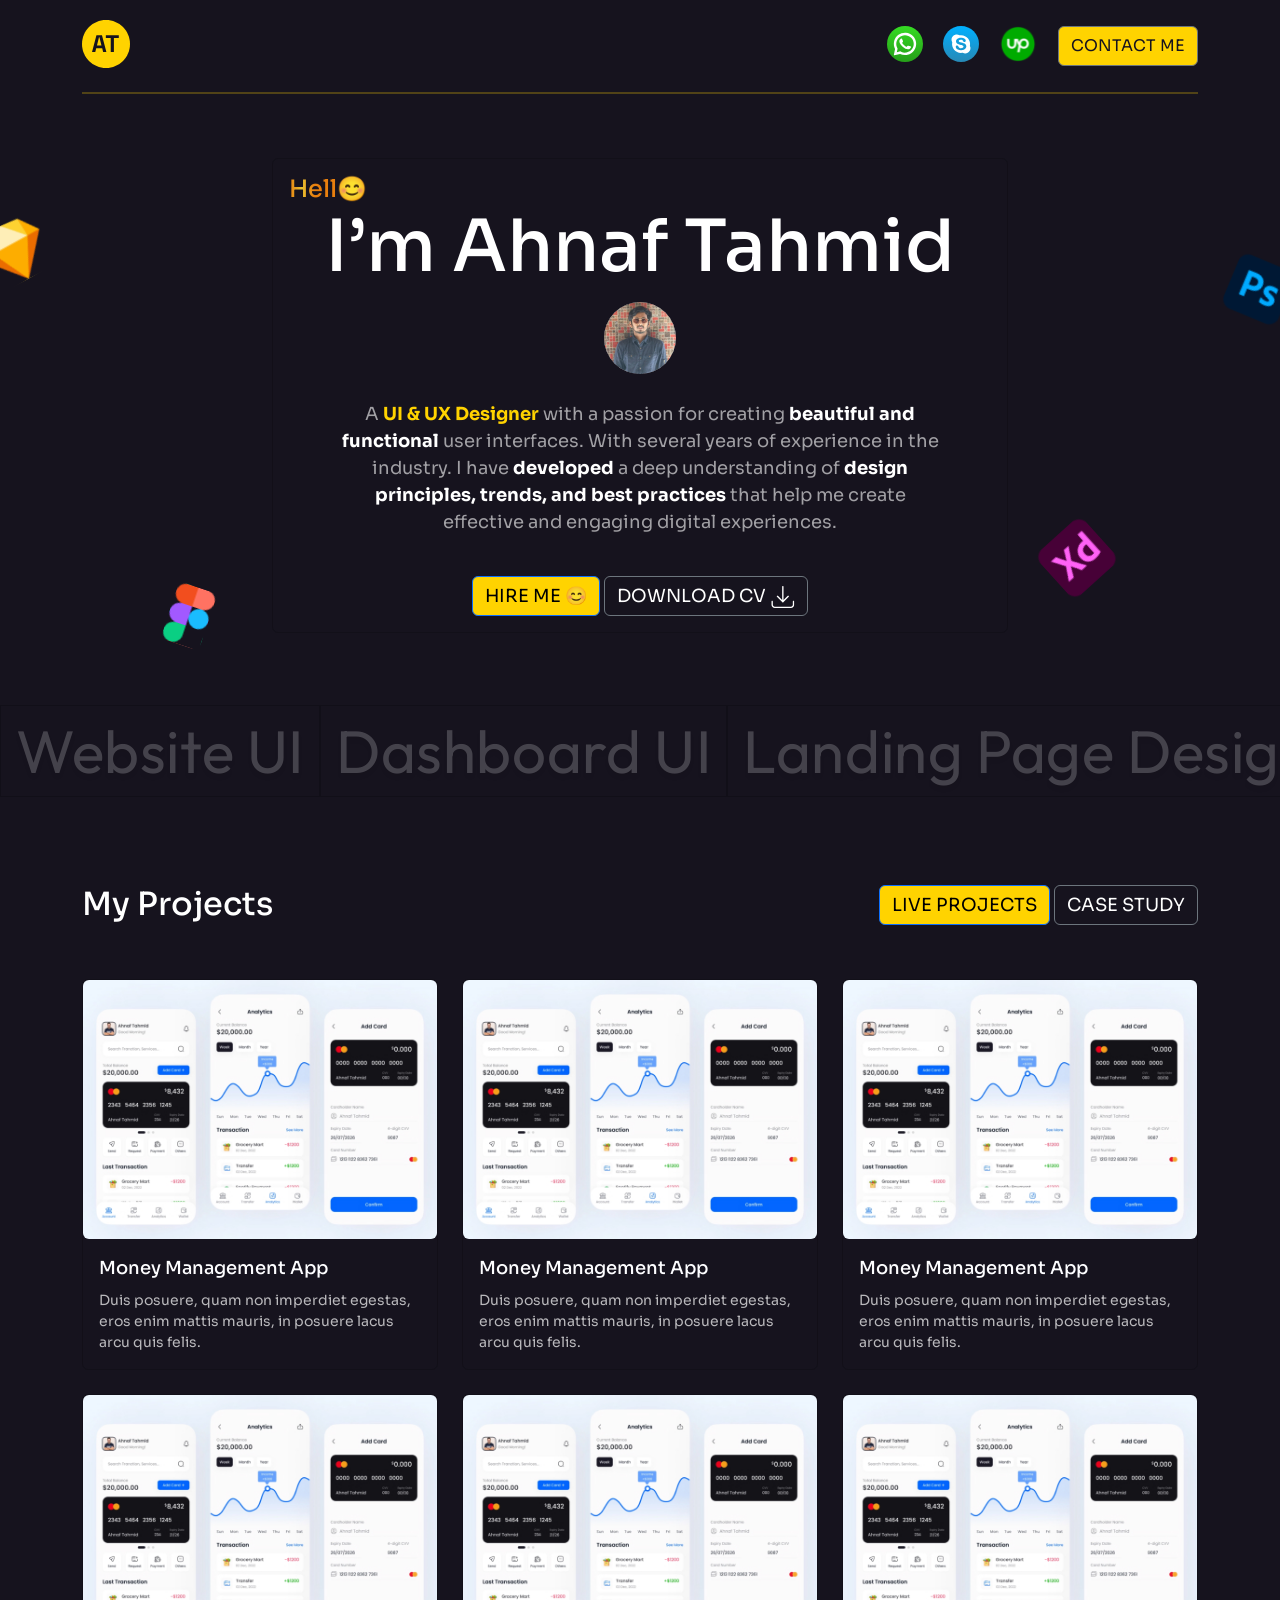
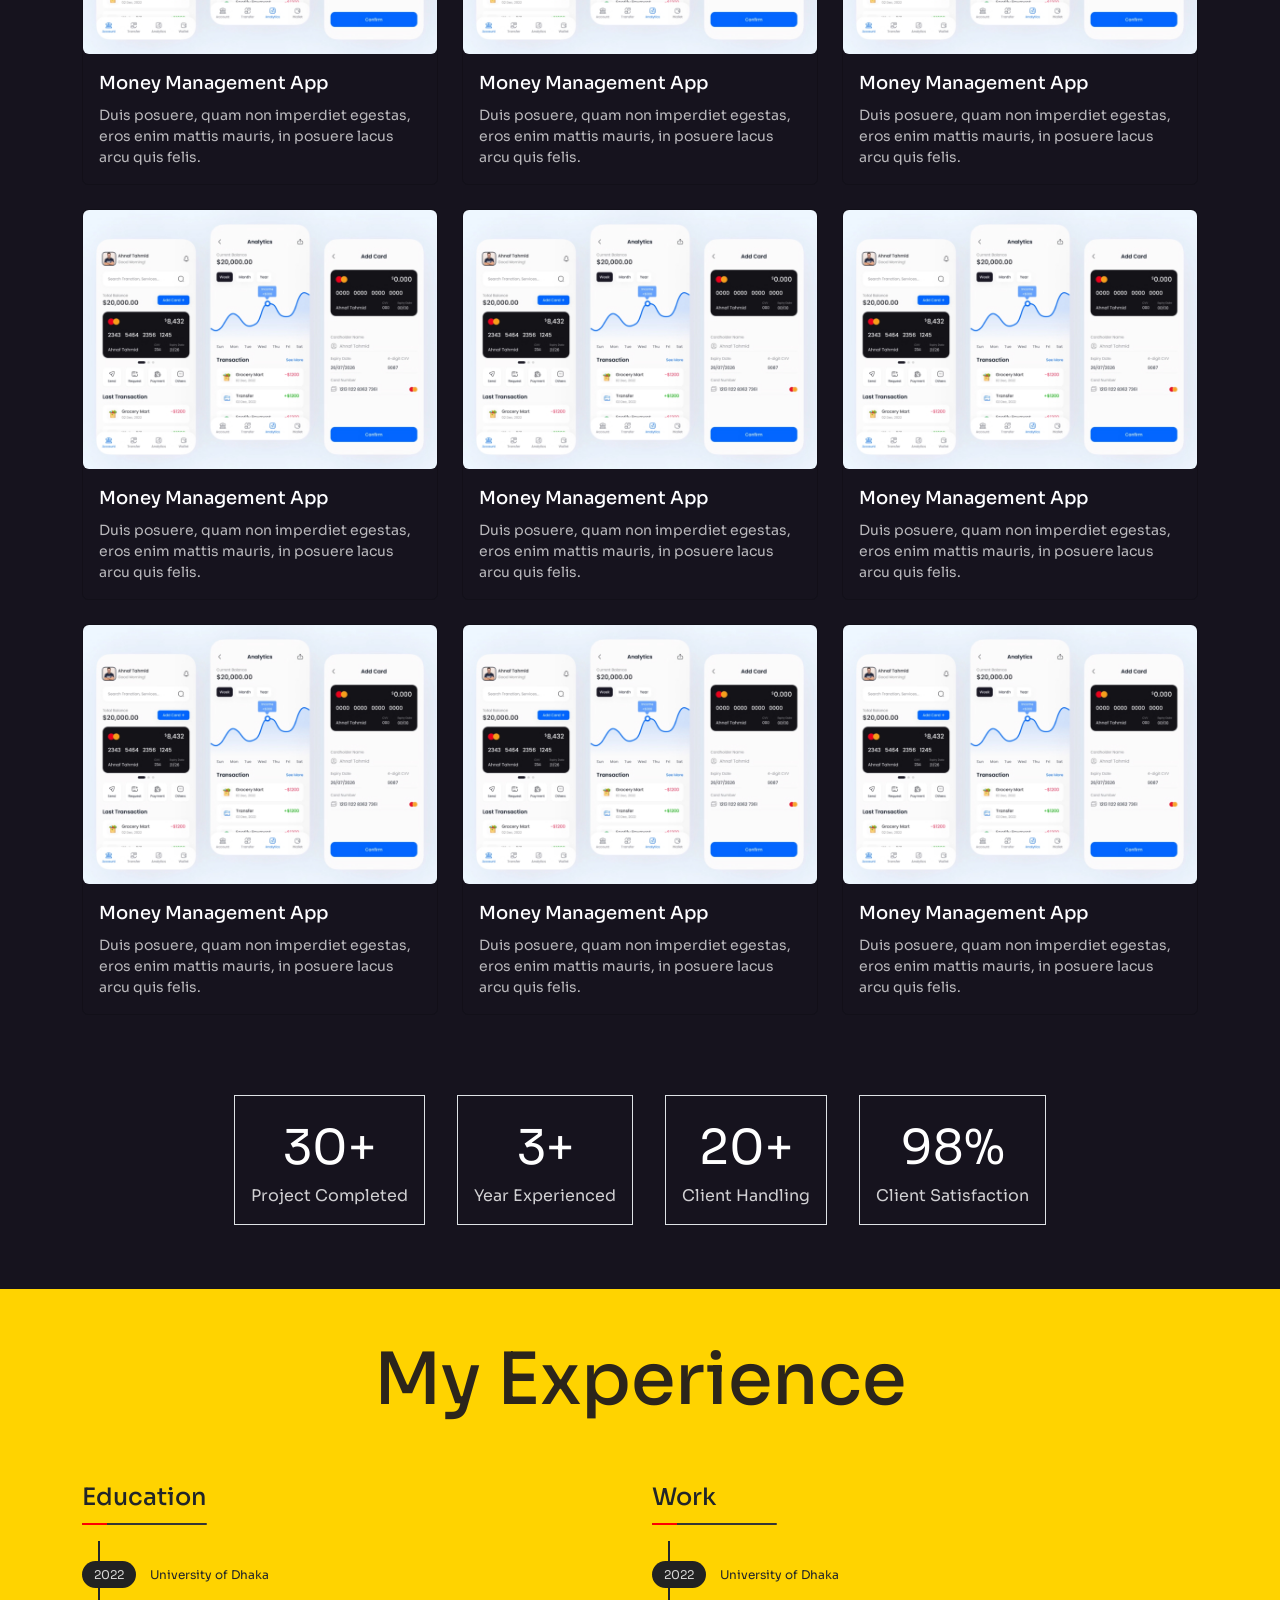
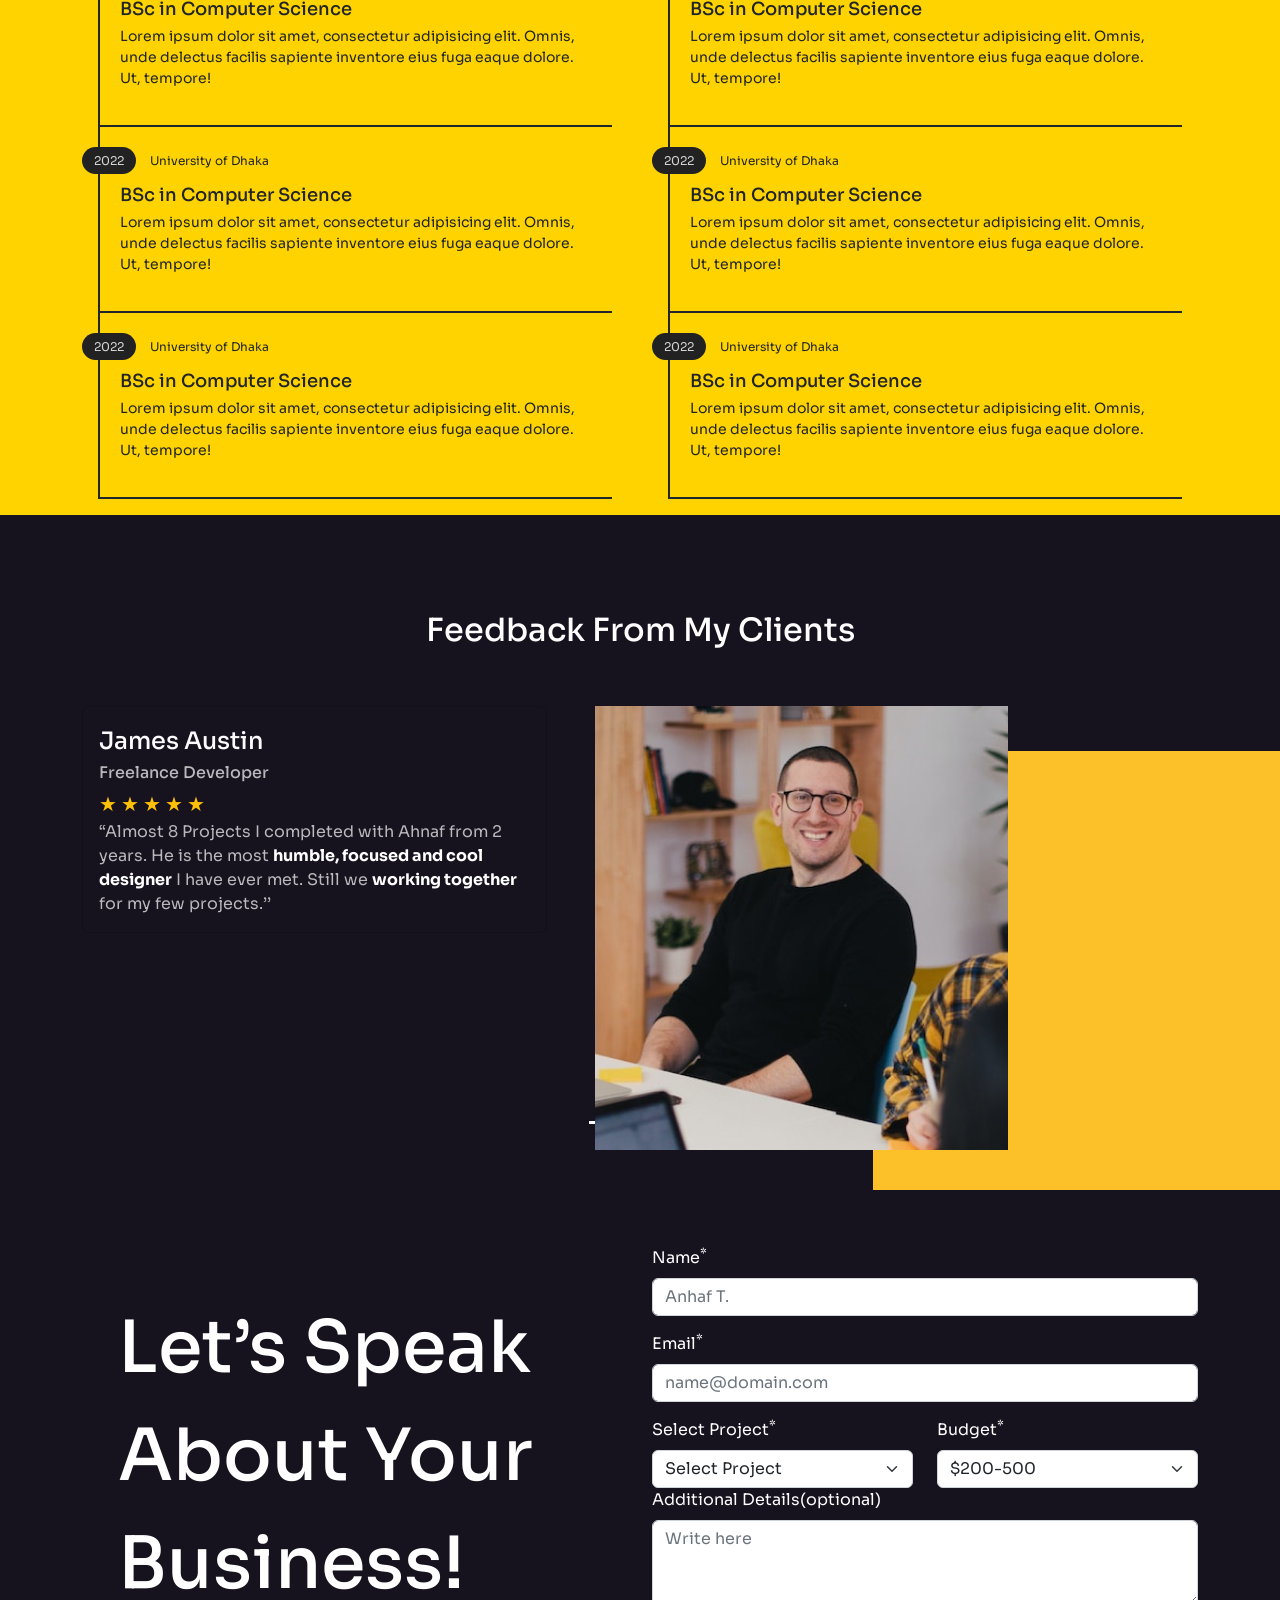
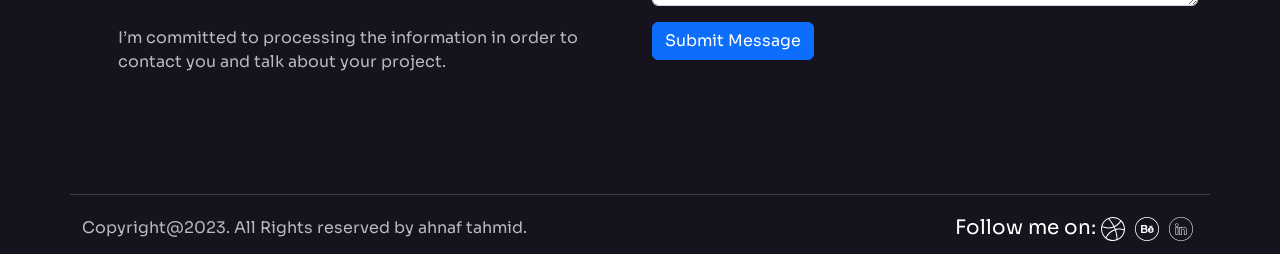
<file: index.html>
<!DOCTYPE html>
<html lang="en">
<head>
    <meta charset="UTF-8">
    <meta http-equiv="X-UA-Compatible" content="IE=edge">
    <meta name="viewport" content="width=device-width, initial-scale=1.0">
    <title>Professional UI/UX Designer - Ahnaf Tahmid</title>
    <link rel="preconnect" href="https://fonts.googleapis.com">
    <link rel="preconnect" href="https://fonts.gstatic.com" crossorigin>
    <link href="https://fonts.googleapis.com/css2?family=Outfit:wght@300;400;500;600;700;800&family=Sora:wght@300;400;500;600;700&display=swap" rel="stylesheet">
    <link rel="stylesheet" href="css/bootstrap.min.css">
    <link rel="stylesheet" href="style.css">
</head>
<body>
    <header class="header-area">
        <div class="header-top-area">
            <div class="container">
                <div class="row">
                    <div class="col-md-6">
                        <div class="logo-area"><a class="logo-link" href="#"><img src="image/logo.svg" alt="Anhaf Tahimid logo"></a></div>
                    </div>
                    <div class="col-md-6">
                        <div class="header-social-icon-area">
                            <ul class="nav float-end">
                                <li class="nav-item"><a class="nav-link" href="#"><img src="image/whatsapp.svg" alt="Whatsapp icon"></a></li>
                                <li class="nav-item"><a class="nav-link" href="#"><img src="image/skype.svg" alt="Skype icon"></a></li>
                                <li class="nav-item"><a class="nav-link" href="#"><img src="image/upwork.svg" alt="Upwork icon"></a></li>
                                <span class="contact-area"><li class="nav-item"><a class="nav-link" href="#"><button type="button" class="btn btn-secondary">CONTACT ME</button></a></li></span>
                            </ul>
                        </div>
                    </div>
                    <div><hr class="menu-bottom-line"></div>
                </div>
                
            </div>
        </div>
    </header>
    <main class="hero-banner">
        <section class="hero-banner-area">
            <div class="hero-icon-relative">
               <span class="hero-icon dimond-hero-left"><img src="image/dimond-icon-left.svg" alt="Dimond icon"></span>
               <span class="hero-icon ps-hero-right"><img src="image/ps-icon-right.svg" alt="Photoshop icon"></span>
               <span class="hero-icon figma-hero-left"><img src="image/figma-icon-left.svg" alt="Figma icon"></span>
               <span class="hero-icon xd-hero-right"><img src="image/xd-icon-right.svg" alt="XD icon"></span>
           </div>
            <div class="container">
                <div class="row justify-content-center">
                    <div class="hero-text-area col-md-8 py-5">

                        <div class="card bg-transparent text-white text-center">
                            <div class="card-body">
                                <div class="title-area">
                                    <h2 class="card-title"><span class="hello-text"><span class="gradient-text">Hell</span>&#128522;</span>I’m Ahnaf Tahmid <span class="title-image-area"><img class="rounded-circle" src="image/i-am-anhaf-round.jpg" alt="Anhaf Tahmid"></span></h2>
                                </div>
                                <p class="card-text pt-3 px-5 pb-4">A <b class="text-orange">UI & UX Designer</b> with a passion for creating <b class="text-white">beautiful and functional</b> user interfaces. With several years of experience in the industry. I have <b class="text-white">developed</b> a deep understanding of <b class="text-white">design principles, trends, and best practices</b> that help me create effective and engaging digital experiences.</p>
                                <div class="d-grid gap-2 hero-button-area d-md-block">
                                    <a href="#" class="btn btn-primary text-black">Hire me &#128522;</a>
                                    <a href="#" class="btn btn-outline-secondary text-white">Download CV <span class="cv-download"><img src="image/download-icon.svg" alt="CV download icon"></span></a>
                                </div>
                            </div>
                        </div>
                    </div>    
                </div>
            </div>
        </section>
        <section class="service-name-area py-4">
            <div class="service-name-list">
                <div id="carouselExampleSlidesOnly" class="carousel slide" data-bs-ride="carousel">
                    <div class="carousel-inner">
                        <div class="carousel-item active">
                          <span class="sv-list">Website UI</span>
                        </div>
                         <div class="carousel-item">
                          <span class="sv-list">Dashboard UI</span>
                        </div>
                         <div class="carousel-item">
                          <span class="sv-list">Landing Page design</span>
                        </div>
                        <div class="carousel-item">
                          <span class="sv-list">SAAS Website UI</span>
                        </div><div class="carousel-item">
                          <span class="sv-list">Mobile App UI</span>
                        </div>
                  </div>
                </div>
            </div>
        </section>
        <section class="project-area py-3">
            <div class="project-header py-5">
                <div class="container">
                    <div class="row">
                        <div class="col-md-6 text-white">
                            <h2>My Projects</h2>
                        </div>
                        <div class="col-md-6">
                            <div class="d-grid gap-2 hero-button-area float-end d-md-block">
                                <a href="#" class="btn btn-primary text-black">Live Projects</a>
                                <a href="#" class="btn btn-outline-secondary text-white">Case Study</a>
                            </div>
                        </div>
                    </div>
                </div>
            </div>
            <div class="project-case-study">
                <div class="container">
                    <div class="row">
                        <div class="all-projects">
                            <div class="row row-cols-1 row-cols-md-3 g-4">
                                <div class="col">
                                    <div class="card h-100">
                                        <div class="card-img-area position-relative">
                                            <img src="image/projects-thumb.jpg" class="card-img-top" alt="project-one">
                                            <div class="card-img-overlay d-flex align-items-center justify-content-center">
                                                <div class="project-button">
                                                    <a href="#" class="btn btn-outline-secondary text-orange"><span class="button-circle-icon"><img src="image/circle-icon.svg" alt="circle icon"></span>View Details <span class="arrow-sign"><img src="image/right-button-arrow.svg" alt=""></span></a>
                                                </div>
                                            </div>
                                        </div>    
                                        <div class="card-body">
                                            <h5 class="card-title">Money Management App</h5>
                                            <p class="card-text">Duis posuere, quam non imperdiet egestas, eros enim mattis mauris, in posuere lacus arcu quis felis.</p>
                                        </div>
                                    </div>
                                </div>
                                <div class="col">
                                    <div class="card h-100">
                                        <div class="card-img-area position-relative">
                                            <img src="image/projects-thumb.jpg" class="card-img-top" alt="project-one">
                                            <div class="card-img-overlay d-flex align-items-center justify-content-center">
                                                <div class="project-button">
                                                    <a href="#" class="btn btn-outline-secondary text-orange"><span class="button-circle-icon"><img src="image/circle-icon.svg" alt="circle icon"></span>View Details <span class="arrow-sign"><img src="image/right-button-arrow.svg" alt=""></span></a>
                                                </div>
                                            </div>
                                        </div>    
                                        <div class="card-body">
                                            <h5 class="card-title">Money Management App</h5>
                                            <p class="card-text">Duis posuere, quam non imperdiet egestas, eros enim mattis mauris, in posuere lacus arcu quis felis.</p>
                                        </div>
                                    </div>
                                </div><div class="col">
                                    <div class="card h-100">
                                        <div class="card-img-area position-relative">
                                            <img src="image/projects-thumb.jpg" class="card-img-top" alt="project-one">
                                            <div class="card-img-overlay d-flex align-items-center justify-content-center">
                                                <div class="project-button">
                                                    <a href="#" class="btn btn-outline-secondary text-orange"><span class="button-circle-icon"><img src="image/circle-icon.svg" alt="circle icon"></span>View Details <span class="arrow-sign"><img src="image/right-button-arrow.svg" alt=""></span></a>
                                                </div>
                                            </div>
                                        </div>    
                                        <div class="card-body">
                                            <h5 class="card-title">Money Management App</h5>
                                            <p class="card-text">Duis posuere, quam non imperdiet egestas, eros enim mattis mauris, in posuere lacus arcu quis felis.</p>
                                        </div>
                                    </div>
                                </div><div class="col">
                                    <div class="card h-100">
                                        <div class="card-img-area position-relative">
                                            <img src="image/projects-thumb.jpg" class="card-img-top" alt="project-one">
                                            <div class="card-img-overlay d-flex align-items-center justify-content-center">
                                                <div class="project-button">
                                                    <a href="#" class="btn btn-outline-secondary text-orange"><span class="button-circle-icon"><img src="image/circle-icon.svg" alt="circle icon"></span>View Details <span class="arrow-sign"><img src="image/right-button-arrow.svg" alt=""></span></a>
                                                </div>
                                            </div>
                                        </div>    
                                        <div class="card-body">
                                            <h5 class="card-title">Money Management App</h5>
                                            <p class="card-text">Duis posuere, quam non imperdiet egestas, eros enim mattis mauris, in posuere lacus arcu quis felis.</p>
                                        </div>
                                    </div>
                                </div><div class="col">
                                    <div class="card h-100">
                                        <div class="card-img-area position-relative">
                                            <img src="image/projects-thumb.jpg" class="card-img-top" alt="project-one">
                                            <div class="card-img-overlay d-flex align-items-center justify-content-center">
                                                <div class="project-button">
                                                    <a href="#" class="btn btn-outline-secondary text-orange"><span class="button-circle-icon"><img src="image/circle-icon.svg" alt="circle icon"></span>View Details <span class="arrow-sign"><img src="image/right-button-arrow.svg" alt=""></span></a>
                                                </div>
                                            </div>
                                        </div>    
                                        <div class="card-body">
                                            <h5 class="card-title">Money Management App</h5>
                                            <p class="card-text">Duis posuere, quam non imperdiet egestas, eros enim mattis mauris, in posuere lacus arcu quis felis.</p>
                                        </div>
                                    </div>
                                </div><div class="col">
                                    <div class="card h-100">
                                        <div class="card-img-area position-relative">
                                            <img src="image/projects-thumb.jpg" class="card-img-top" alt="project-one">
                                            <div class="card-img-overlay d-flex align-items-center justify-content-center">
                                                <div class="project-button">
                                                    <a href="#" class="btn btn-outline-secondary text-orange"><span class="button-circle-icon"><img src="image/circle-icon.svg" alt="circle icon"></span>View Details <span class="arrow-sign"><img src="image/right-button-arrow.svg" alt=""></span></a>
                                                </div>
                                            </div>
                                        </div>    
                                        <div class="card-body">
                                            <h5 class="card-title">Money Management App</h5>
                                            <p class="card-text">Duis posuere, quam non imperdiet egestas, eros enim mattis mauris, in posuere lacus arcu quis felis.</p>
                                        </div>
                                    </div>
                                </div><div class="col">
                                    <div class="card h-100">
                                        <div class="card-img-area position-relative">
                                            <img src="image/projects-thumb.jpg" class="card-img-top" alt="project-one">
                                            <div class="card-img-overlay d-flex align-items-center justify-content-center">
                                                <div class="project-button">
                                                    <a href="#" class="btn btn-outline-secondary text-orange"><span class="button-circle-icon"><img src="image/circle-icon.svg" alt="circle icon"></span>View Details <span class="arrow-sign"><img src="image/right-button-arrow.svg" alt=""></span></a>
                                                </div>
                                            </div>
                                        </div>    
                                        <div class="card-body">
                                            <h5 class="card-title">Money Management App</h5>
                                            <p class="card-text">Duis posuere, quam non imperdiet egestas, eros enim mattis mauris, in posuere lacus arcu quis felis.</p>
                                        </div>
                                    </div>
                                </div><div class="col">
                                    <div class="card h-100">
                                        <div class="card-img-area position-relative">
                                            <img src="image/projects-thumb.jpg" class="card-img-top" alt="project-one">
                                            <div class="card-img-overlay d-flex align-items-center justify-content-center">
                                                <div class="project-button">
                                                    <a href="#" class="btn btn-outline-secondary text-orange"><span class="button-circle-icon"><img src="image/circle-icon.svg" alt="circle icon"></span>View Details <span class="arrow-sign"><img src="image/right-button-arrow.svg" alt=""></span></a>
                                                </div>
                                            </div>
                                        </div>    
                                        <div class="card-body">
                                            <h5 class="card-title">Money Management App</h5>
                                            <p class="card-text">Duis posuere, quam non imperdiet egestas, eros enim mattis mauris, in posuere lacus arcu quis felis.</p>
                                        </div>
                                    </div>
                                </div><div class="col">
                                    <div class="card h-100">
                                        <div class="card-img-area position-relative">
                                            <img src="image/projects-thumb.jpg" class="card-img-top" alt="project-one">
                                            <div class="card-img-overlay d-flex align-items-center justify-content-center">
                                                <div class="project-button">
                                                    <a href="#" class="btn btn-outline-secondary text-orange"><span class="button-circle-icon"><img src="image/circle-icon.svg" alt="circle icon"></span>View Details <span class="arrow-sign"><img src="image/right-button-arrow.svg" alt=""></span></a>
                                                </div>
                                            </div>
                                        </div>    
                                        <div class="card-body">
                                            <h5 class="card-title">Money Management App</h5>
                                            <p class="card-text">Duis posuere, quam non imperdiet egestas, eros enim mattis mauris, in posuere lacus arcu quis felis.</p>
                                        </div>
                                    </div>
                                </div><div class="col">
                                    <div class="card h-100">
                                        <div class="card-img-area position-relative">
                                            <img src="image/projects-thumb.jpg" class="card-img-top" alt="project-one">
                                            <div class="card-img-overlay d-flex align-items-center justify-content-center">
                                                <div class="project-button">
                                                    <a href="#" class="btn btn-outline-secondary text-orange"><span class="button-circle-icon"><img src="image/circle-icon.svg" alt="circle icon"></span>View Details <span class="arrow-sign"><img src="image/right-button-arrow.svg" alt=""></span></a>
                                                </div>
                                            </div>
                                        </div>    
                                        <div class="card-body">
                                            <h5 class="card-title">Money Management App</h5>
                                            <p class="card-text">Duis posuere, quam non imperdiet egestas, eros enim mattis mauris, in posuere lacus arcu quis felis.</p>
                                        </div>
                                    </div>
                                </div><div class="col">
                                    <div class="card h-100">
                                        <div class="card-img-area position-relative">
                                            <img src="image/projects-thumb.jpg" class="card-img-top" alt="project-one">
                                            <div class="card-img-overlay d-flex align-items-center justify-content-center">
                                                <div class="project-button">
                                                    <a href="#" class="btn btn-outline-secondary text-orange"><span class="button-circle-icon"><img src="image/circle-icon.svg" alt="circle icon"></span>View Details <span class="arrow-sign"><img src="image/right-button-arrow.svg" alt=""></span></a>
                                                </div>
                                            </div>
                                        </div>    
                                        <div class="card-body">
                                            <h5 class="card-title">Money Management App</h5>
                                            <p class="card-text">Duis posuere, quam non imperdiet egestas, eros enim mattis mauris, in posuere lacus arcu quis felis.</p>
                                        </div>
                                    </div>
                                </div><div class="col">
                                    <div class="card h-100">
                                        <div class="card-img-area position-relative">
                                            <img src="image/projects-thumb.jpg" class="card-img-top" alt="project-one">
                                            <div class="card-img-overlay d-flex align-items-center justify-content-center">
                                                <div class="project-button">
                                                    <a href="#" class="btn btn-outline-secondary text-orange"><span class="button-circle-icon"><img src="image/circle-icon.svg" alt="circle icon"></span>View Details <span class="arrow-sign"><img src="image/right-button-arrow.svg" alt=""></span></a>
                                                </div>
                                            </div>
                                        </div>    
                                        <div class="card-body">
                                            <h5 class="card-title">Money Management App</h5>
                                            <p class="card-text">Duis posuere, quam non imperdiet egestas, eros enim mattis mauris, in posuere lacus arcu quis felis.</p>
                                        </div>
                                    </div>
                                </div>
                            </div>
                        </div>
                    </div>
                </div>
            </div>
        </section>
        <section class="projects-status-area">
            <div class="container">
                <div class="row">
                    <div class="project-status text-white">
                        <div class="d-flex m-5 text-center justify-content-center align-content-center">
                            <div class="project-status-card border m-3 p-3">
                                <p class="project-status-title">30+</p>
                                <p class="project-status-text">Project Completed</p>
                            </div>
                            <div class="project-status-card border m-3 p-3">
                                <p class="project-status-title">3+</p>
                                <p class="project-status-text">Year Experienced</p>
                            </div>
                            <div class="project-status-card border m-3 p-3">
                                <p class="project-status-title">20+</p>
                                <p class="project-status-text">Client Handling</p>
                            </div>
                            <div class="project-status-card border m-3 p-3">
                                <p class="project-status-title">98%</p>
                                <p class="project-status-text">Client Satisfaction</p>
                            </div>
                        </div>
                    </div>
                </div>
            </div>
        </section>
        <section class="experience-area">
            <div class="container">
                <div class="row">
                    <div class="work-experience text-center">
                       <div class="work-experience-heading">
                           <h2 class="heading-experience py-5">My Experience</h2>
                       </div>
                    </div>
                </div>
                <div class="work-and-education">
                    <div class="row row-cols-1 row-cols-md-2 g-4">
                        <div class="col">
                            <div class="card">
                                <div class="education-title-area">
                                    <h5 class="card-title">Education</h5>
                                    <div class="progress" role="progressbar" aria-label="Example 1px high" aria-valuenow="35" aria-valuemin="0" aria-valuemax="100">
                                      <div class="progress-bar"></div>
                                    </div>
                                </div>
                                <div class="card-body">
                                    <div class="educational-qualification">
                                        <span class="passing-year">2022</span>
                                        <p class="university-name">University of Dhaka</p>
                                        <h5 class="study-subject">BSc in Computer Science</h5>
                                        <p class="education-details">Lorem ipsum dolor sit amet, consectetur adipisicing elit. Omnis, unde delectus facilis sapiente inventore eius fuga eaque dolore. Ut, tempore!</p>
                                    </div>
                                    <div class="educational-qualification">
                                        <span class="passing-year">2022</span>
                                        <p class="university-name">University of Dhaka</p>
                                        <h5 class="study-subject">BSc in Computer Science</h5>
                                        <p class="education-details">Lorem ipsum dolor sit amet, consectetur adipisicing elit. Omnis, unde delectus facilis sapiente inventore eius fuga eaque dolore. Ut, tempore!</p>
                                    </div>
                                    <div class="educational-qualification">
                                        <span class="passing-year">2022</span>
                                        <p class="university-name">University of Dhaka</p>
                                        <h5 class="study-subject">BSc in Computer Science</h5>
                                        <p class="education-details">Lorem ipsum dolor sit amet, consectetur adipisicing elit. Omnis, unde delectus facilis sapiente inventore eius fuga eaque dolore. Ut, tempore!</p>
                                    </div>
                                </div>
                            </div>
                        </div>
                        <div class="col">
                            <div class="card">
                                <div class="education-title-area">
                                    <h5 class="card-title">Work</h5>
                                    <div class="progress" role="progressbar" aria-label="Example 2px high" aria-valuenow="20" aria-valuemin="0" aria-valuemax="100">
                                      <div class="progress-bar"></div>
                                    </div>
                                </div>
                                <div class="card-body">
                                    <div class="educational-qualification">
                                        <span class="passing-year">2022</span>
                                        <p class="university-name">University of Dhaka</p>
                                        <h5 class="study-subject">BSc in Computer Science</h5>
                                        <p class="education-details">Lorem ipsum dolor sit amet, consectetur adipisicing elit. Omnis, unde delectus facilis sapiente inventore eius fuga eaque dolore. Ut, tempore!</p>
                                    </div>
                                    <div class="educational-qualification">
                                        <span class="passing-year">2022</span>
                                        <p class="university-name">University of Dhaka</p>
                                        <h5 class="study-subject">BSc in Computer Science</h5>
                                        <p class="education-details">Lorem ipsum dolor sit amet, consectetur adipisicing elit. Omnis, unde delectus facilis sapiente inventore eius fuga eaque dolore. Ut, tempore!</p>
                                    </div>
                                    <div class="educational-qualification">
                                        <span class="passing-year">2022</span>
                                        <p class="university-name">University of Dhaka</p>
                                        <h5 class="study-subject">BSc in Computer Science</h5>
                                        <p class="education-details">Lorem ipsum dolor sit amet, consectetur adipisicing elit. Omnis, unde delectus facilis sapiente inventore eius fuga eaque dolore. Ut, tempore!</p>
                                    </div>
                                </div>
                            </div>
                        </div>
                    </div>
                </div>
            </div>
        </section>
        <section class="feedback-area my-5">
            <div class="container">
                <div class="row">
                    <h2 class="client-feedback-h2 py-5 text-white text-center">Feedback From My Clients</h2>
                </div>
                <div class="row">
                    <div class="feeback-slider-area d-flex">
                        <div class="col-md-5">
                            <div class="card">
                                <div class="card-body">
                                    <h5 class="card-title">James Austin</h5>
                                    <h6 class="card-subtitle mb-2 text-body-secondary">Freelance Developer</h6>
                                    <div class="start-area">
                                        <span class="review-star-fill">&#9733;</span>
                                        <span class="review-star-fill">&#9733;</span>
                                        <span class="review-star-fill">&#9733;</span>
                                        <span class="review-star-fill">&#9733;</span>
                                        <span class="review-star-fill">&#9733;</span>
                                    </div>
                                    <p class="card-text">“Almost 8 Projects I completed with Ahnaf from 2 years. He is the most <b class="text-white"> humble, focused and cool designer</b> I have ever met. Still we <b class="text-white">working together</b> for my few projects.’’</p>
                                </div>
                            </div>
                        </div>
                        <div class="col-md-7">
                            <div class="client-image-area px-5">
                                <div class="main-client-image">
                                    <img src="image/client-image-james.jpg" alt="James Austin">
                                </div>
                                <div class="client-image-bg">
                                    <img src="image/base-yellow-background.png" alt="Yellow background">
                                </div>
                            </div>
                        </div>
                        <div class="carousel-indicators">
                            <button type="button" data-bs-target="#carouselExampleLight" data-bs-slide-to="0" class="active"
                                aria-current="true" aria-label="Slide 1"></button>
                            <button type="button" data-bs-target="#carouselExampleLight" data-bs-slide-to="1" aria-label="Slide 2"></button>
                            <button type="button" data-bs-target="#carouselExampleLight" data-bs-slide-to="2" aria-label="Slide 3"></button>
                        </div>
                    </div>
                </div>
            </div>
        </section>
        <section class="speak-business-area mt-5">
            <div class="container">
                <div class="row py-5">
                    <div class="col-md-6 p-5">
                        <h2 class="h1">Let’s Speak About  Your  Business!</h2>
                        <p class="text-start">I’m committed to processing the information in order to contact you and talk about your project.</p>
                    </div>
                    <div class="col-md-6">
                        <div class="project-details-area">
                            <form action="#">
                                <div class="mb-3">
                                    <label for="clientName" class="form-label">Name<sup>*</sup></label>
                                    <input type="text" class="form-control" id="clientName" placeholder="Anhaf T." aria-describedby="emailHelp">
                                </div>
                                <div class="mb-3">
                                    <label for="emailAddress" class="form-label">Email<sup>*</sup></label>
                                    <input type="email" class="form-control" placeholder="name@domain.com" id="emailAddress">
                                </div>
                                <div class="row">
                                    <div class="col-md-6">
                                        <label for="projectSelection" class="form-label">Select Project<sup>*</sup></label>
                                        <select class="form-select" id="projectSelection" aria-label="Default select example">
                                            <option selected>Select Project</option>
                                            <option value="1">Website UI</option>
                                            <option value="2">Mobile Apps</option>
                                            <option value="3">UI Elements</option>
                                        </select>
                                    </div>
                                    <div class="col-md-6">
                                        <label for="inputPassword4" class="form-label">Budget<sup>*</sup></label>
                                        <select class="form-select" aria-label="Default select example">
                                            <option selected>$200-500</option>
                                            <option value="1">$500-$700</option>
                                            <option value="2">$700-$1000</option>
                                            <option value="3">$1000+</option>
                                        </select>
                                    </div>
                                </div>
                                <div class="mb-3">
                                    <label for="exampleFormControlTextarea1" class="form-label">Additional Details(optional)</label>
                                    <textarea class="form-control" placeholder="Write here" id="exampleFormControlTextarea1" rows="3"></textarea>
                                </div>
                                <div class="col-auto">
                                    <button type="submit" class="btn btn-primary">Submit Message</button>
                                </div>
                            </form>
                        </div>
                    </div>
                </div>
            </div>
        </section>
    </main>
    <footer class="footer-area">
        <div class="container">
           
            <div class="row py-2">
               <hr>
                <div class="col-md-6 d-flex align-items-center">
                    <p>Copyright@2023. All Rights reserved by ahnaf tahmid.</p>
                </div>
                <div class="col-md-6">
                    <ul class="nav m-0 d-flex align-items-center float-end">
                       <span class="text-white follow-me">Follow me on: </span>
                        <li class="nav-item"><a class="nav-link" href="#"><img src="image/dribbble-icon.svg" alt="Dribbble icon"></a></li>
                        <li class="nav-item"><a class="nav-link" href="#"><img src="image/behance-icon.svg" alt="Behance icon"></a></li>
                        <li class="nav-item"><a class="nav-link" href="#"><img src="image/linkedin-icon.svg" alt="Linkedin icon"></a></li>
                    </ul>
                </div>
            </div>
        </div>
    </footer>
    <script src="js/bootstrap.min.js"></script>
    <script src="main.js"></script>
</body>
</html>
</file>
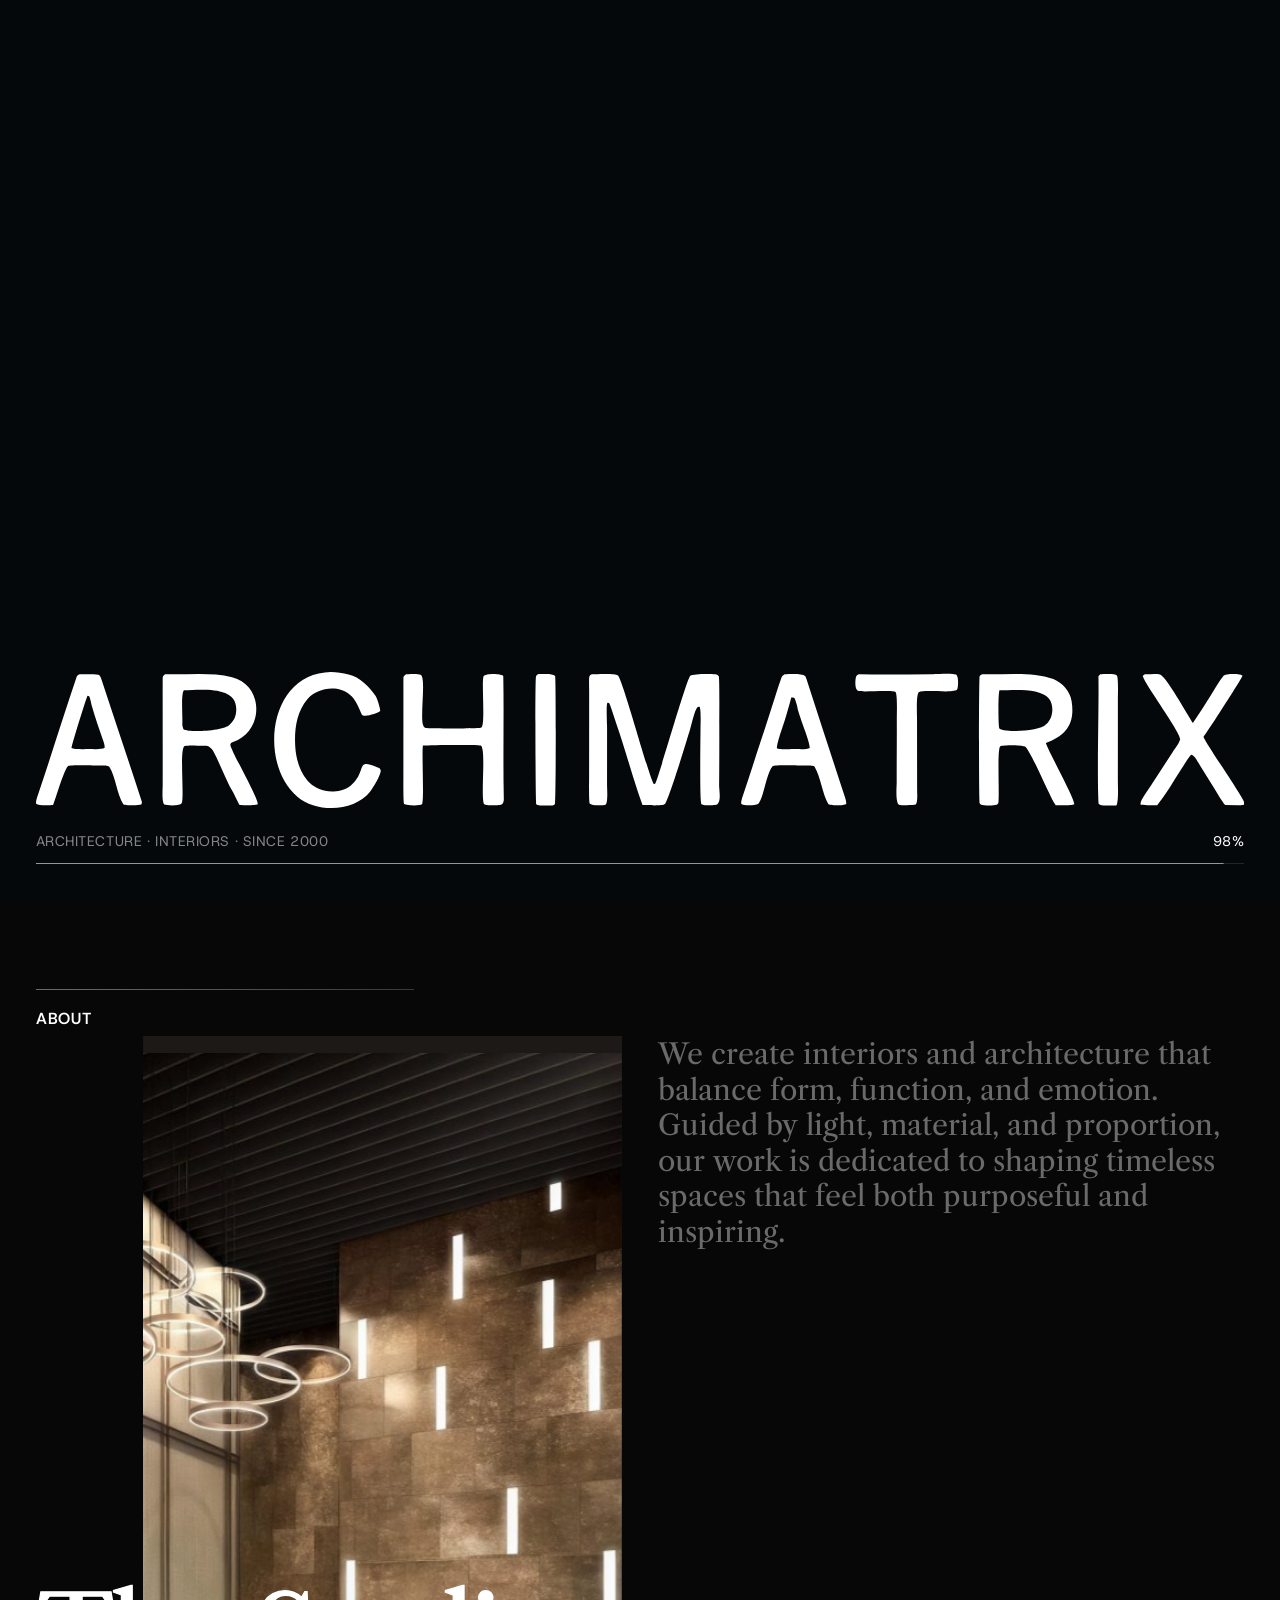
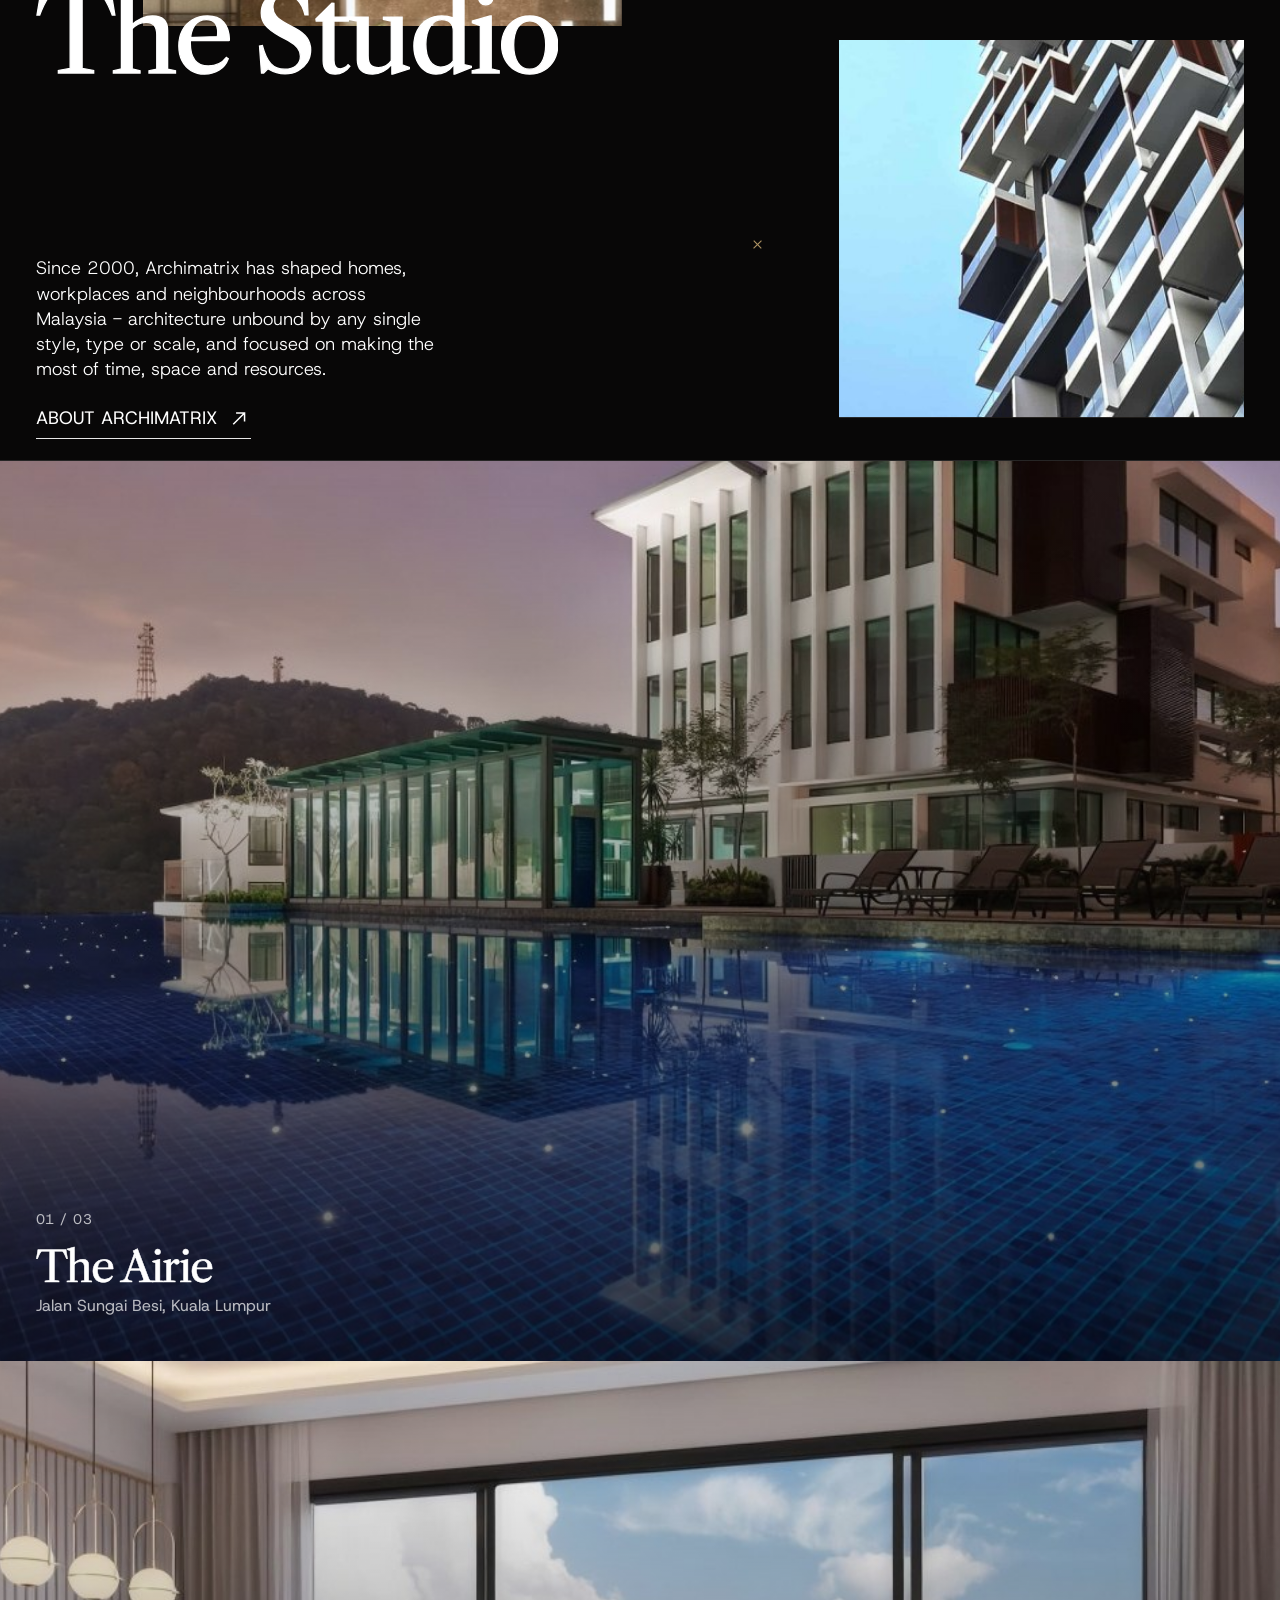
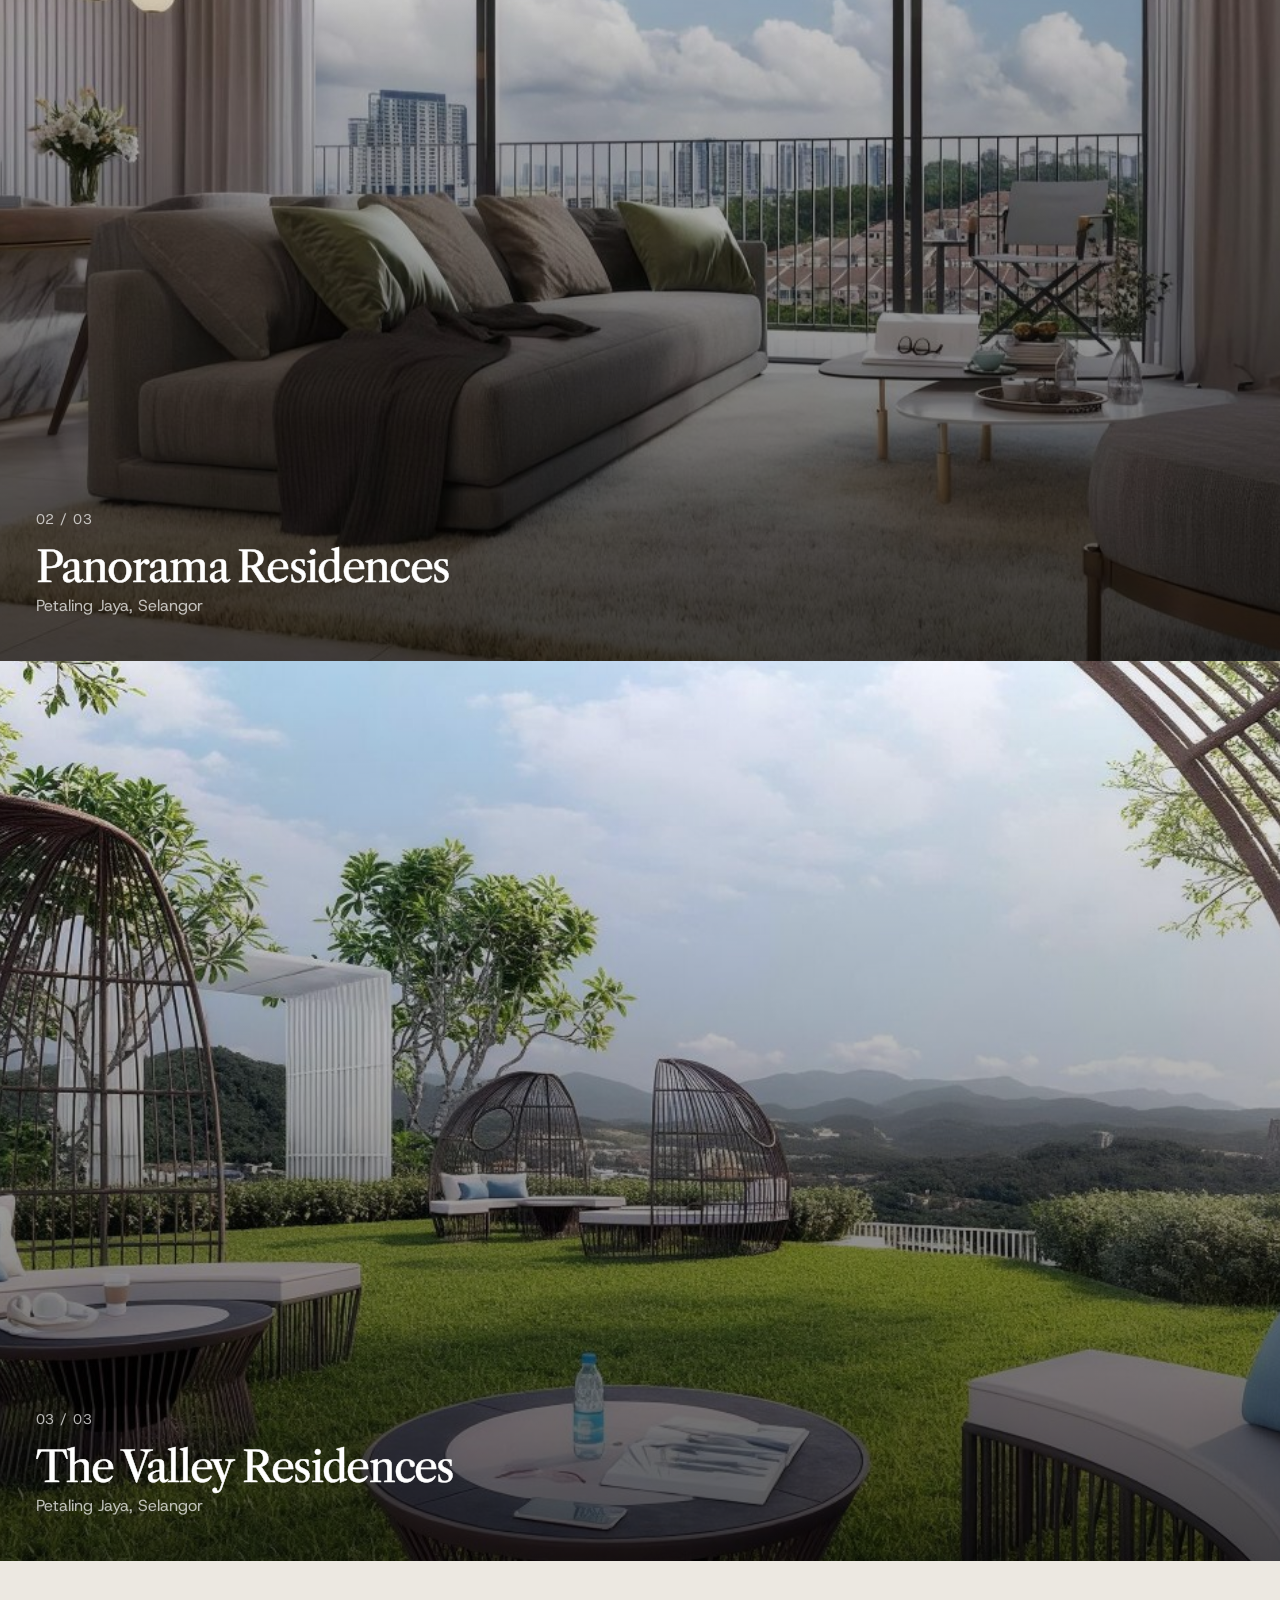
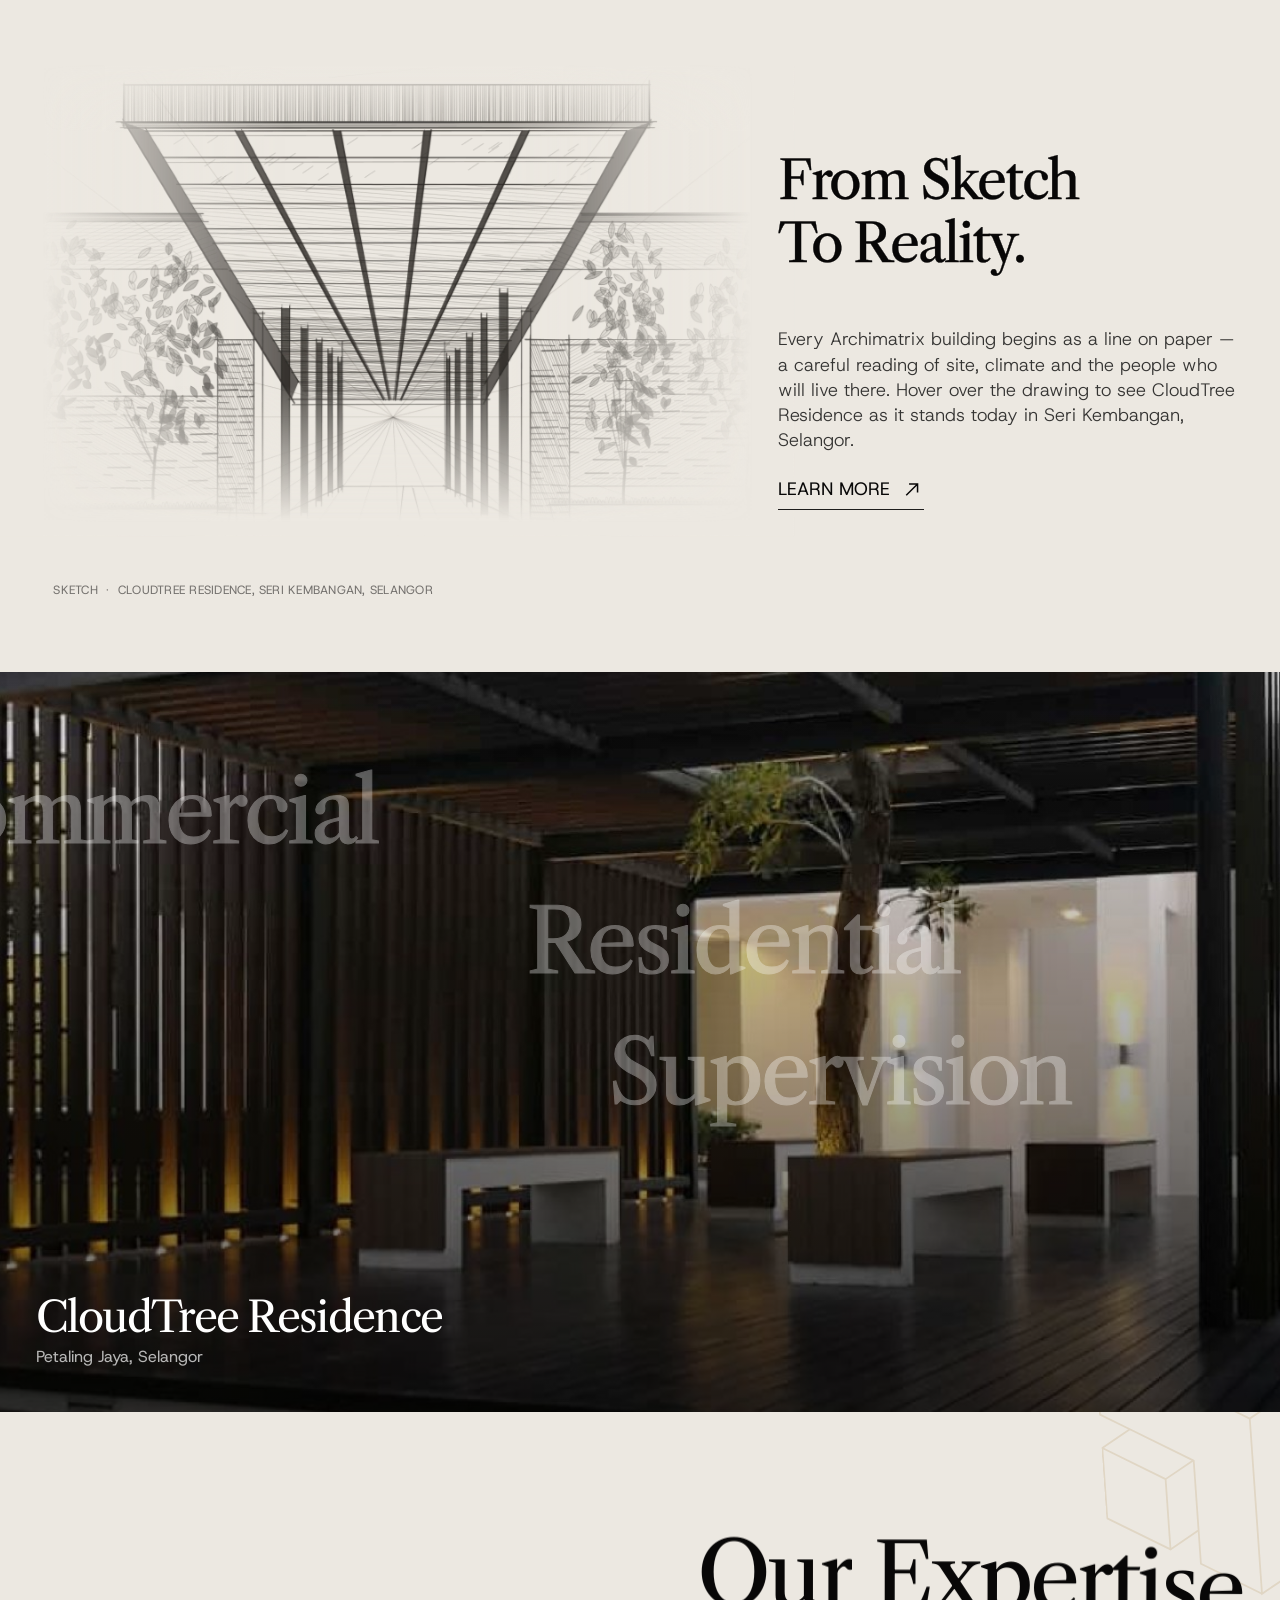
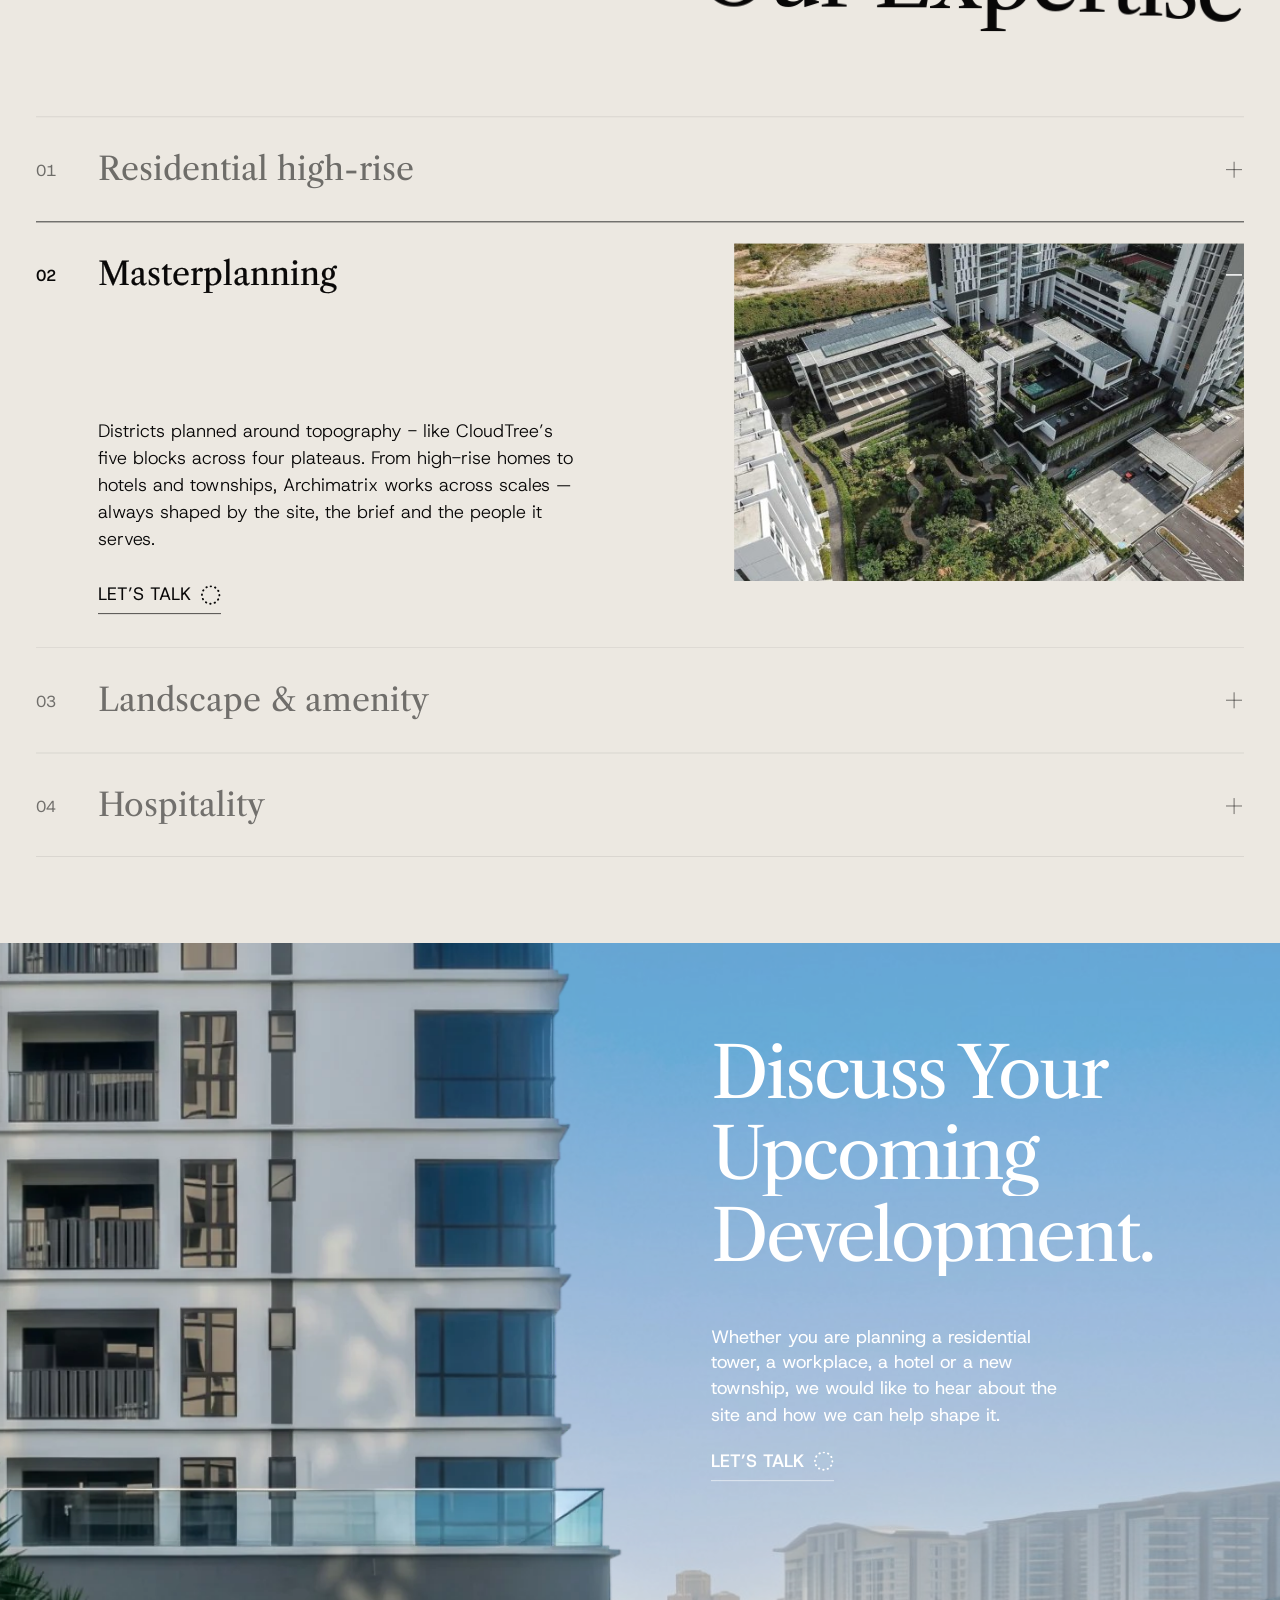
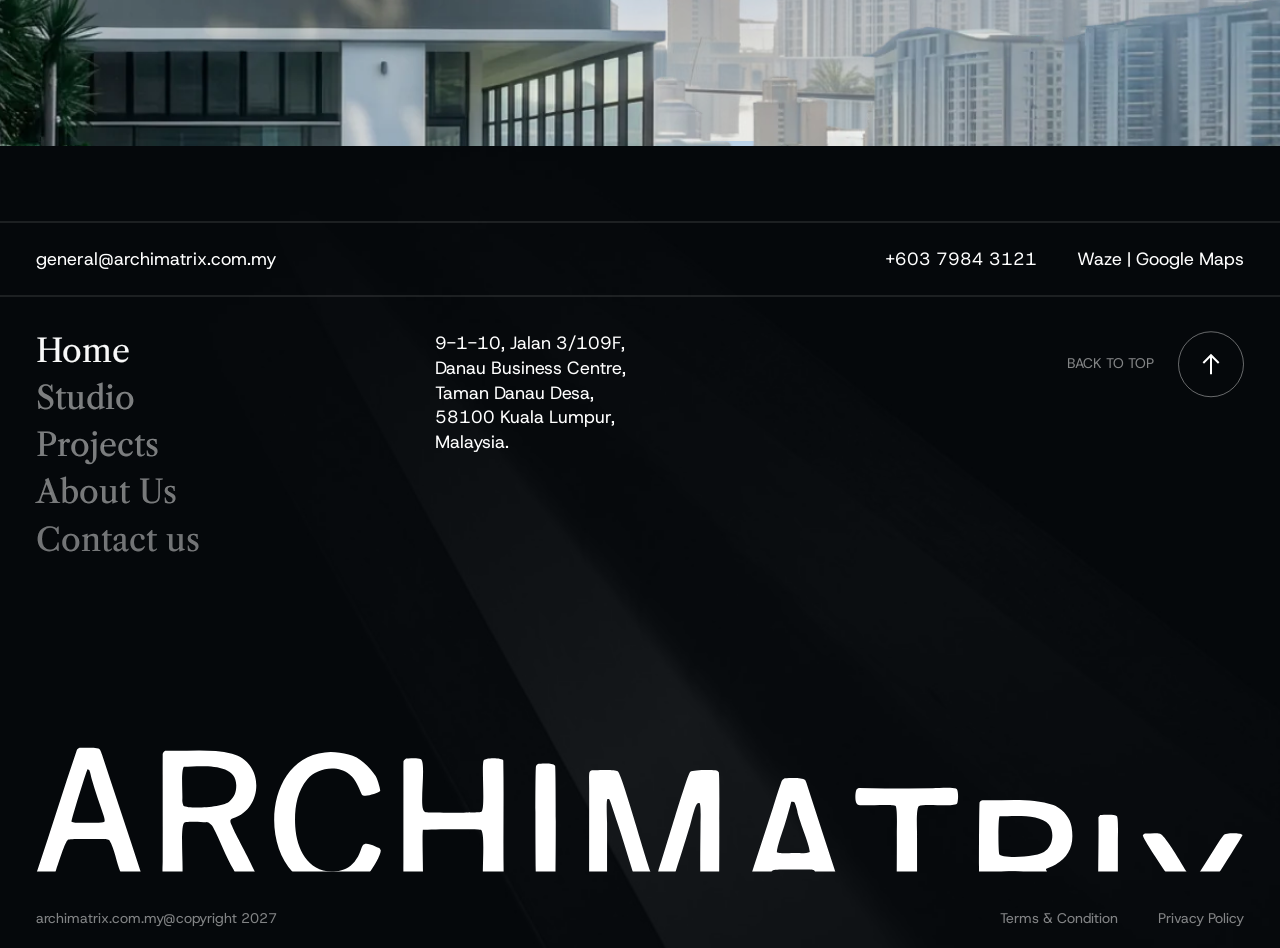
<file: archimatrix/index.html>
<!DOCTYPE html>
<html lang="en" class="is-loading">
<head>
  <script>
    document.documentElement.classList.add("js");
    // Failsafe independent of GSAP: reveal the page if scripts fail to run
    setTimeout(function () {
      var l = document.querySelector("[data-loader]");
      if (l) { l.remove(); document.documentElement.classList.remove("is-loading"); document.documentElement.classList.add("reveal-all"); }
    }, 9000);
  </script>
  <meta charset="UTF-8">
  <meta name="viewport" content="width=device-width, initial-scale=1">
  <title>Archimatrix — Architecture &amp; Interiors, Kuala Lumpur</title>
  <meta name="description" content="Since 2000, Archimatrix has shaped homes, workplaces and neighbourhoods across Malaysia — architecture, masterplanning, landscape and hospitality.">
  <meta name="theme-color" content="#080707">
  <link rel="preconnect" href="https://fonts.googleapis.com">
  <link rel="preconnect" href="https://fonts.gstatic.com" crossorigin>
  <link href="https://fonts.googleapis.com/css2?family=Host+Grotesk:wght@300;400;500;600&family=Libre+Caslon+Text:ital,wght@0,400;0,700;1,400&display=swap" rel="stylesheet">
  <link rel="preload" as="image" href="assets/img/hero.jpg">
  <link rel="stylesheet" href="assets/css/main.css">
</head>
<body>

  <!-- SVG sprite: icons exported from Figma -->
  <svg width="0" height="0" style="position:absolute" aria-hidden="true">
    <symbol id="i-arrow" viewBox="0 0 24 24"><path d="M6.24264 17.2426L17.5563 5.92893M17.5563 14.4142V5.92893H9.07107" stroke="currentColor" stroke-width="1.5" fill="none"/></symbol>
    <symbol id="i-arrow-down" viewBox="0 0 24 24"><path d="M13.0002 2L13.0002 18.5858L19.0002 12.5858L20.4144 14L12.0002 22.4142L3.58594 14L5.00015 12.5858L11.0002 18.5858L11.0002 2H13.0002Z" fill="currentColor"/></symbol>
    <symbol id="i-dots" viewBox="0 0 22 22"><ellipse cx="10.6251" cy="10.6252" rx="9.58333" ry="9.58333" transform="rotate(-90 10.6251 10.6252)" stroke="currentColor" stroke-width="2.08333" stroke-linecap="round" stroke-linejoin="round" stroke-dasharray="0.42 4.58 0.42 4.58" fill="none"/></symbol>
    <symbol id="i-plus" viewBox="0 0 11 11"><path d="M5.5 0V11M0 5.5H11" stroke="currentColor" fill="none"/></symbol>
  </svg>

  <!-- ============ PRELOADER ============ -->
  <div class="loader" data-loader aria-hidden="true">
    <div class="loader__inner">
      <div class="loader__mark" data-loader-mark></div>
      <div class="loader__meta">
        <span>Architecture · Interiors · Since 2000</span>
        <span class="loader__count"><span data-loader-count>0</span>%</span>
      </div>
      <div class="loader__bar"><span data-loader-bar></span></div>
    </div>
  </div>

  <!-- ============ CURSOR ============ -->
  <div class="cursor" data-cursor aria-hidden="true">
    <div class="cursor__dot"></div>
    <div class="cursor__ring"><span class="cursor__label" data-cursor-label></span></div>
  </div>

  <!-- ============ HEADER ============ -->
  <header class="header" data-header>
    <a href="#top" class="header__logo" data-scroll-to aria-label="Archimatrix — home">
      <img src="assets/img/logo.png" width="54" height="48" alt="Archimatrix">
      <span class="header__logo-fallback" aria-hidden="true">A</span>
    </a>
    <nav class="nav" aria-label="Primary">
      <a href="#studio" class="nav__link" data-scroll-to><svg class="nav__plus"><use href="#i-plus"/></svg><span class="roll"><span class="roll__in" data-text="Studio">Studio</span></span></a>
      <a href="#projects" class="nav__link" data-scroll-to><svg class="nav__plus"><use href="#i-plus"/></svg><span class="roll"><span class="roll__in" data-text="Projects">Projects</span></span></a>
      <a href="#expertise" class="nav__link" data-scroll-to><svg class="nav__plus"><use href="#i-plus"/></svg><span class="roll"><span class="roll__in" data-text="Clients">Clients</span></span></a>
      <a href="#sketch" class="nav__link" data-scroll-to><svg class="nav__plus"><use href="#i-plus"/></svg><span class="roll"><span class="roll__in" data-text="Awards">Awards</span></span></a>
      <a href="#contact" class="nav__link" data-scroll-to><svg class="nav__plus"><use href="#i-plus"/></svg><span class="roll"><span class="roll__in" data-text="Contact">Contact</span></span></a>
    </nav>
    <button class="burger" data-burger aria-label="Open menu" aria-expanded="false" aria-controls="menu">
      <span></span><span></span>
    </button>
  </header>

  <!-- Mobile / overlay menu -->
  <div class="menu" id="menu" data-menu aria-hidden="true">
    <nav class="menu__nav" aria-label="Mobile">
      <a href="#top" data-scroll-to><span>Home</span></a>
      <a href="#studio" data-scroll-to><span>Studio</span></a>
      <a href="#projects" data-scroll-to><span>Projects</span></a>
      <a href="#expertise" data-scroll-to><span>Expertise</span></a>
      <a href="#contact" data-scroll-to><span>Contact</span></a>
    </nav>
    <div class="menu__foot">
      <a href="mailto:general@archimatrix.com.my">general@archimatrix.com.my</a>
      <a href="tel:+60379843121">+603 7984 3121</a>
    </div>
  </div>

  <div class="page" data-page>
  <main id="top">

    <!-- ============ HERO SLIDESHOW ============ -->
    <section class="hero" data-hero aria-roledescription="carousel" aria-label="Featured projects">
      <div class="hero__slides">
        <figure class="hero__slide is-active" data-slide data-title="Commercial Residential Supervision" data-name="TRION" data-loc="Jalan Sungai Besi, Kuala Lumpur">
          <img src="assets/img/hero.jpg" alt="TRION drop-off porte-cochère at dusk, Jalan Sungai Besi" fetchpriority="high">
        </figure>
        <figure class="hero__slide" data-slide data-title="Living Above The Canopy" data-name="The Airie" data-loc="Jalan Sungai Besi, Kuala Lumpur">
          <img src="assets/img/project-airie.jpg" alt="The Airie infinity pool and towers at twilight" loading="lazy">
        </figure>
        <figure class="hero__slide" data-slide data-title="Homes Shaped By Light" data-name="Panorama Residences" data-loc="Petaling Jaya, Selangor">
          <img src="assets/img/project-panorama.jpg" alt="Panorama Residences living room with floor-to-ceiling glazing" loading="lazy">
        </figure>
      </div>
      <div class="hero__overlay"></div>

      <h1 class="hero__title" data-hero-title>Commercial Residential Supervision</h1>

      <div class="hero__caption" data-hero-caption>
        <p class="hero__name" data-hero-name>TRION</p>
        <p class="hero__loc" data-hero-loc>Jalan Sungai Besi, Kuala Lumpur</p>
      </div>

      <div class="hero__pager" data-hero-pager>
        <span class="hero__index"><span data-hero-index>01</span> / <span data-hero-total>03</span></span>
        <div class="hero__dots" data-hero-dots></div>
      </div>

      <div class="hero__scroll" aria-hidden="true"><span>Scroll</span><i></i></div>
    </section>

    <!-- ============ INTRO / THE STUDIO ============ -->
    <section class="intro" id="studio" data-theme="dark">
      <span class="intro__divider" data-draw-y aria-hidden="true"></span>

      <div class="intro__eyebrow">
        <span class="line" data-draw-x></span>
        <p class="eyebrow" data-fade>About</p>
      </div>

      <div class="intro__media intro__media--main" data-reveal-img>
        <div class="parallax" data-parallax="-12"><img src="assets/img/intro-main.jpg" alt="Double-height residential lobby with ring pendants and backlit stone wall" loading="lazy"></div>
      </div>

      <h2 class="intro__title" data-split-chars>The Studio</h2>

      <p class="intro__statement" data-scrub-words>We create interiors and architecture that balance form, function, and emotion. Guided by light, material, and proportion, our work is dedicated to shaping timeless spaces that feel both purposeful and inspiring.</p>

      <div class="intro__body">
        <p data-split-lines>Since 2000, Archimatrix has shaped homes, workplaces and neighbourhoods across Malaysia - architecture unbound by any single style, type or scale, and focused on making the most of time, space and resources.</p>
        <a href="#expertise" class="link" data-scroll-to data-fade><span>About Archimatrix</span><svg><use href="#i-arrow"/></svg></a>
      </div>

      <img class="intro__cross" src="assets/svg/crosshair.svg" alt="" aria-hidden="true" data-spin>

      <div class="intro__media intro__media--small" data-reveal-img="left">
        <div class="parallax" data-parallax="10"><img src="assets/img/intro-small.jpg" alt="Staggered balconies of a residential tower against blue sky" loading="lazy"></div>
      </div>
    </section>

    <!-- ============ PROJECTS (stacked panels) ============ -->
    <section class="projects" id="projects" aria-label="Selected projects">
      <article class="project" data-project data-cursor-text="View Project">
        <div class="project__media"><img src="assets/img/project-airie.jpg" alt="The Airie — infinity pool deck and residential towers" loading="lazy"></div>
        <div class="project__overlay"></div>
        <div class="project__info">
          <span class="project__no">01 / 03</span>
          <h3 class="project__title" data-split-lines>The Airie</h3>
          <p class="project__loc">Jalan Sungai Besi, Kuala Lumpur</p>
        </div>
      </article>
      <article class="project" data-project data-cursor-text="View Project">
        <div class="project__media"><img src="assets/img/project-panorama.jpg" alt="Panorama Residences — open-plan living with skyline views" loading="lazy"></div>
        <div class="project__overlay"></div>
        <div class="project__info">
          <span class="project__no">02 / 03</span>
          <h3 class="project__title" data-split-lines>Panorama Residences</h3>
          <p class="project__loc">Petaling Jaya, Selangor</p>
        </div>
      </article>
      <article class="project" data-project data-cursor-text="View Project">
        <div class="project__media"><img src="assets/img/project-valley.jpg" alt="The Valley Residences — landscaped podium garden with pergola" loading="lazy"></div>
        <div class="project__overlay"></div>
        <div class="project__info">
          <span class="project__no">03 / 03</span>
          <h3 class="project__title" data-split-lines>The Valley Residences</h3>
          <p class="project__loc">Petaling Jaya, Selangor</p>
        </div>
      </article>
    </section>

    <!-- ============ SKETCH → REALITY ============ -->
    <section class="sketch" id="sketch" data-theme="light">
      <div class="sketch__film" data-sketch data-cursor-hide>
        <div class="sketch__stage" data-sketch-stage>
          <div class="sketch__layer sketch__layer--guides"><img src="assets/img/sketch-guides.png" alt="" loading="lazy"></div>
          <div class="sketch__layer sketch__layer--tone"><img src="assets/img/sketch-tone.png" alt="" loading="lazy"></div>
          <div class="sketch__layer sketch__layer--structure"><img src="assets/img/sketch-structure.png" alt="Architectural sketch of the CloudTree Residence arrival canopy" loading="lazy"></div>
          <div class="sketch__layer sketch__layer--detail"><img src="assets/img/sketch-detail.png" alt="" loading="lazy"></div>
          <div class="sketch__layer sketch__layer--planting"><img src="assets/img/sketch-planting.png" alt="" loading="lazy"></div>
          <div class="sketch__layer sketch__layer--shade"><img src="assets/img/sketch-shade.png" alt="" loading="lazy"></div>
          <div class="sketch__photo" data-sketch-photo><img src="assets/img/sketch-photo.jpg" alt="CloudTree Residence arrival canopy as built" loading="lazy" onerror="this.onerror=null;this.src='assets/img/cloudtree.jpg'"></div>
        </div>
        <span class="sketch__fade sketch__fade--r"></span>
        <span class="sketch__fade sketch__fade--l"></span>
        <span class="sketch__fade sketch__fade--b"></span>
        <span class="sketch__fade sketch__fade--t"></span>
      </div>

      <div class="sketch__copy">
        <h2 class="h-display" data-split-lines>From Sketch<br>To Reality.</h2>
        <div class="sketch__text">
          <p data-split-lines>Every Archimatrix building begins as a line on paper — a careful reading of site, climate and the people who will live there. Hover over the drawing to see CloudTree Residence as it stands today in Seri Kembangan, Selangor.</p>
          <a href="#cloudtree" class="link link--dark" data-scroll-to data-fade><span>Learn More</span><svg><use href="#i-arrow"/></svg></a>
        </div>
      </div>

      <p class="sketch__credit" data-fade>SKETCH &nbsp;·&nbsp; CLOUDTREE RESIDENCE, SERI KEMBANGAN, SELANGOR</p>
    </section>

    <!-- ============ CLOUDTREE / DISCIPLINES ============ -->
    <section class="cloudtree" id="cloudtree" data-cloudtree>
      <div class="cloudtree__media"><img src="assets/img/cloudtree.jpg" alt="CloudTree Residence pool deck and sculptural pergola" loading="lazy"></div>
      <div class="cloudtree__overlay"></div>
      <p class="cloudtree__word cloudtree__word--1" data-word="-1">Commercial</p>
      <p class="cloudtree__word cloudtree__word--2" data-word="1">Residential</p>
      <p class="cloudtree__word cloudtree__word--3" data-word="-1">Supervision</p>
      <div class="cloudtree__caption">
        <p class="cloudtree__name" data-split-lines>CloudTree Residence</p>
        <p class="cloudtree__loc" data-fade>Petaling Jaya, Selangor</p>
      </div>
    </section>

    <!-- ============ EXPERTISE ACCORDION ============ -->
    <section class="expertise" id="expertise" data-theme="light">
      <img class="expertise__deco" src="assets/svg/expertise-deco.svg" alt="" aria-hidden="true" data-deco>
      <h2 class="expertise__title" data-split-chars>Our Expertise</h2>

      <div class="acc" data-acc>
        <div class="acc__item" data-acc-item>
          <button class="acc__head" data-acc-head aria-expanded="false" aria-controls="acc-1" id="acc-h1">
            <span class="acc__no">01</span>
            <span class="acc__name">Residential high-rise</span>
            <span class="acc__icon" aria-hidden="true"></span>
          </button>
          <div class="acc__panel" id="acc-1" role="region" aria-labelledby="acc-h1" data-acc-panel>
            <div class="acc__inner">
              <div class="acc__copy">
                <p>Towers that balance density with light, sky gardens and generous shared spaces — homes designed for how Malaysians really live.</p>
                <a href="#contact" class="link link--dark" data-scroll-to><span>Let’s Talk</span><svg class="spin"><use href="#i-dots"/></svg></a>
              </div>
              <div class="acc__img"><img src="assets/img/expertise-1.jpg" alt="Residential high-rise with sky gardens" loading="lazy"></div>
            </div>
          </div>
        </div>
        <div class="acc__item is-open" data-acc-item>
          <button class="acc__head" data-acc-head aria-expanded="true" aria-controls="acc-2" id="acc-h2">
            <span class="acc__no">02</span>
            <span class="acc__name">Masterplanning</span>
            <span class="acc__icon" aria-hidden="true"></span>
          </button>
          <div class="acc__panel" id="acc-2" role="region" aria-labelledby="acc-h2" data-acc-panel>
            <div class="acc__inner">
              <div class="acc__copy">
                <p>Districts planned around topography - like CloudTree’s five blocks across four plateaus. From high-rise homes to hotels and townships, Archimatrix works across scales — always shaped by the site, the brief and the people it serves.</p>
                <a href="#contact" class="link link--dark" data-scroll-to><span>Let’s Talk</span><svg class="spin"><use href="#i-dots"/></svg></a>
              </div>
              <div class="acc__img"><img src="assets/img/expertise-2.jpg" alt="Masterplan of residential blocks across terraced plateaus" loading="lazy"></div>
            </div>
          </div>
        </div>
        <div class="acc__item" data-acc-item>
          <button class="acc__head" data-acc-head aria-expanded="false" aria-controls="acc-3" id="acc-h3">
            <span class="acc__no">03</span>
            <span class="acc__name">Landscape &amp; amenity</span>
            <span class="acc__icon" aria-hidden="true"></span>
          </button>
          <div class="acc__panel" id="acc-3" role="region" aria-labelledby="acc-h3" data-acc-panel>
            <div class="acc__inner">
              <div class="acc__copy">
                <p>Pools, parks and podium gardens woven through every level — turning shared spaces into everyday encounters with greenery.</p>
                <a href="#contact" class="link link--dark" data-scroll-to><span>Let’s Talk</span><svg class="spin"><use href="#i-dots"/></svg></a>
              </div>
              <div class="acc__img"><img src="assets/img/expertise-3.jpg" alt="Landscaped podium garden and pool amenity" loading="lazy"></div>
            </div>
          </div>
        </div>
        <div class="acc__item" data-acc-item>
          <button class="acc__head" data-acc-head aria-expanded="false" aria-controls="acc-4" id="acc-h4">
            <span class="acc__no">04</span>
            <span class="acc__name">Hospitality</span>
            <span class="acc__icon" aria-hidden="true"></span>
          </button>
          <div class="acc__panel" id="acc-4" role="region" aria-labelledby="acc-h4" data-acc-panel>
            <div class="acc__inner">
              <div class="acc__copy">
                <p>Hotels and interiors with a strong sense of place, designed around comfort, light and arrival.</p>
                <a href="#contact" class="link link--dark" data-scroll-to><span>Let’s Talk</span><svg class="spin"><use href="#i-dots"/></svg></a>
              </div>
              <div class="acc__img"><img src="assets/img/expertise-4.jpg" alt="Hotel interior designed around light and arrival" loading="lazy"></div>
            </div>
          </div>
        </div>
      </div>
    </section>

    <!-- ============ CONTACT CTA ============ -->
    <section class="contact" id="contact" data-contact>
      <div class="contact__sky" data-contact-sky><img src="assets/img/contact-side.jpg" alt="" loading="lazy"></div>
      <div class="contact__veil"></div>
      <div class="contact__tower" data-contact-tower><img src="assets/img/contact-bg.webp" alt="Residential tower with infinity pool overlooking the city" loading="lazy"></div>
      <div class="contact__panel">
        <h2 class="contact__title" data-split-lines>Discuss Your Upcoming Development.</h2>
        <div class="contact__text">
          <p data-split-lines>Whether you are planning a residential tower, a workplace, a hotel or a new township, we would like to hear about the site and how we can help shape it.</p>
          <a href="mailto:general@archimatrix.com.my" class="link link--bold" data-fade data-magnetic><span>Let’s Talk</span><svg class="spin"><use href="#i-dots"/></svg></a>
        </div>
      </div>
    </section>

  </main>
  </div>

  <!-- ============ FOOTER (curtain reveal) ============ -->
  <footer class="footer" data-footer>
    <div class="footer__texture" aria-hidden="true" data-footer-texture><img src="assets/img/footer-texture.jpg" alt="" loading="lazy"></div>

    <div class="footer__bar footer__bar--top">
      <a href="mailto:general@archimatrix.com.my" class="u-hover">general@archimatrix.com.my</a>
      <div class="footer__group">
        <a href="tel:+60379843121" class="u-hover">+603 7984 3121</a>
        <span><a href="https://waze.com/ul?q=Danau%20Business%20Centre%20Kuala%20Lumpur" target="_blank" rel="noopener" class="u-hover">Waze</a> | <a href="https://maps.google.com/?q=Danau+Business+Centre,+Taman+Danau+Desa,+58100+Kuala+Lumpur" target="_blank" rel="noopener" class="u-hover">Google Maps</a></span>
      </div>
    </div>

    <div class="footer__main">
      <div class="footer__cols">
        <nav class="footer__nav" aria-label="Footer">
          <a href="#top" data-scroll-to class="is-current">Home</a>
          <a href="#studio" data-scroll-to>Studio</a>
          <a href="#projects" data-scroll-to>Projects</a>
          <a href="#expertise" data-scroll-to>About Us</a>
          <a href="#contact" data-scroll-to>Contact us</a>
        </nav>
        <address class="footer__addr">9-1-10, Jalan 3/109F,<br>Danau Business Centre,<br>Taman Danau Desa,<br>58100 Kuala Lumpur, Malaysia.</address>
      </div>
      <a href="#top" class="totop" data-scroll-to data-magnetic>
        <span>Back to top</span>
        <span class="totop__btn"><svg><use href="#i-arrow-down"/></svg></span>
      </a>
    </div>

    <div class="footer__mark" data-footer-mark aria-label="Archimatrix" role="img">
      <svg viewBox="0 0 1360 153" fill="none" xmlns="http://www.w3.org/2000/svg" aria-hidden="true">
        <path d="M625.44 2.54277C630.733 2.5237 650.956 1.08107 654.414 3.62974C660.056 7.78925 690.859 123.032 695.196 126.055C695.507 125.97 696.175 125.875 696.433 125.719C699.163 124.057 731.844 7.4507 736.121 4.21523C739.348 1.77306 759.467 1.93401 764.207 2.55529C765.913 2.7783 767.103 3.41491 768.161 4.76939C769.067 8.84948 768.696 51.1028 768.696 58.4704C768.763 81.5296 768.703 104.589 768.498 127.648C768.478 133.6 771.87 148.645 763.949 149.678C760.518 150.125 751.507 150.435 748.697 148.705C746.376 145.219 747.573 74.6569 747.566 63.0113C747.593 59.095 748.373 41.1838 746.416 39.1672C744.941 39.2979 744.32 39.123 743.474 40.4613C740.161 45.7075 737.728 58.3125 735.712 64.9204C732.3 76.1406 711.5 144.671 707.54 148.535C704.975 151.047 686.555 149.781 682.284 149.668C671.805 120.716 663.54 89.0085 653.452 59.7824C651.934 55.3844 646.541 37.727 644.728 34.7515L642.849 34.7009C641.24 36.7329 642.434 57.4428 642.446 61.5945L642.426 126.943C642.432 131.583 643.554 145.948 641.092 148.965C637.771 150.376 625.298 150.733 622.817 147.982C621.84 142.288 622.234 124.894 622.238 118.048L622.302 22.4901C622.304 18.2987 621.943 8.70373 622.476 5.17112C623.918 3.03428 623.185 3.64245 625.44 2.54277Z"/>
        <path d="M145.307 2.46092C170.004 3.48747 196.779 -0.0116529 220.543 5.90394C257.031 15.117 256.445 67.3526 221.702 78.6482C215.923 80.5271 219.925 85.3341 221.118 88.5231C224.049 96.3532 250.966 143.83 249.401 148.92C245.95 150.536 233.41 149.8 228.938 149.684C226.574 145.516 224.3 140.53 222.197 136.164C213.707 122.367 207.113 103.262 199.339 88.8573C198.065 86.4974 194.42 82.7022 191.524 82.8982C184.574 83.3694 173.47 81.7297 167.102 83.3058C161.277 87.2458 166.823 138.452 164.073 147.228C162.812 151.253 147.2 150.188 144.255 149.114C141.362 145.839 142.502 132.428 142.514 127.292L142.538 91.9197C142.549 63.8799 142.441 35.7737 142.515 7.72975C142.524 4.41512 143.055 4.55687 145.307 2.46092ZM217.777 59.3258C223.406 53.6364 225.225 49.6628 225.29 41.5911C225.502 15.1694 184.553 20.5019 166.384 20.632C162.792 24.6442 165.175 51.6023 164.59 58.1914C164.466 59.5926 165.211 62.9696 165.904 64.3753C171.903 68.4804 211.749 66.266 217.777 59.3258Z"/>
        <path d="M1064.84 2.50103C1090.37 3.22329 1120.36 -0.756656 1144.530 8.0052C1154.79 12.2645 1163.24 21.7527 1165.02 32.6667C1169.15 57.8283 1158.91 71.3738 1136.04 79.856C1139.98 91.2938 1168.74 142.717 1168.01 148.748C1165.49 150.423 1150.9 149.825 1147.07 149.789C1144.22 145.645 1141.8 140.338 1139.67 135.74C1135.88 128.636 1116.89 85.4193 1112.57 83.7317C1108.64 82.193 1088.32 82.0652 1084.56 83.6727C1081.13 88.3487 1083.99 136.897 1082.68 147.268C1081.99 148.307 1081.75 148.78 1080.53 149.267C1077.33 150.551 1066.08 150.469 1062.84 149.091C1062.18 148.813 1061.95 148.361 1061.7 147.715C1060.5 144.569 1060.79 6.66592 1061.57 4.90709C1062.31 3.25436 1063.28 3.10907 1064.84 2.50103ZM1136.03 59.1423C1144.55 52.8135 1145.59 37.1733 1139.48 29.7464C1129.24 17.2818 1098.77 20.5105 1083.890 20.5712C1082.29 25.9024 1082.53 56.8636 1083.57 63.0364C1084.47 68.3664 1129.18 67.3879 1136.03 59.1423Z"/>
        <path d="M49.0193 2.50056C55.6345 2.60758 63.6267 2.01665 70.0743 3.16141C72.2283 3.54388 73.4065 7.53654 74.0385 9.47749C88.7902 54.7507 104.197 99.833 118.793 145.15C119.38 146.971 119.165 147.562 118.381 149.166C116.054 150.117 99.3164 150.424 98.2261 148.66C90.6176 136.345 89.9802 118.967 82.49 106.533C81.29 104.541 71.351 105.138 69.1321 105.184C63.9467 105.209 37.9187 104.375 35.9618 105.896C31.5783 109.303 22.1669 142.81 19.2279 149.636C15.2922 149.948 2.99417 150.609 0.112644 148.353C-0.42675 145.807 1.10085 141.498 1.94626 138.999C17.0898 94.2475 30.8964 49.0134 46.1545 4.31824C46.1545 4.31824 48.7618 2.66394 49.0193 2.50056ZM60.3719 86.671C64.516 86.7234 74.3413 87.4718 77.2028 85.3236C77.3661 83.406 76.742 80.7341 76.1152 78.8742C71.4984 65.1859 66.6145 51.5888 62.6481 37.6917C61.6777 34.2916 61.3114 30.5984 59.8776 27.3883L57.8771 26.6221C56.004 30.6071 40.0786 82.5337 39.9206 85.5844C42.8579 87.4489 56.1578 86.7299 60.3719 86.671Z"/>
        <path d="M842.309 2.50768C848.663 2.49143 861.245 1.22371 865.476 4.74295C866.811 7.11919 867.466 9.96479 868.306 12.5521C882.249 55.5561 896.193 98.5603 910.289 141.514C911.009 143.704 911.697 146.105 911.512 148.419C909.277 150.588 892.411 150.409 891.314 148.56C884.510 137.12 882.838 117.939 875.75 106.393C874.639 104.589 863.116 105.146 861.192 105.18C857.172 105.211 830.263 104.293 828.623 106.102C821.727 113.72 818.726 141.969 812.18 148.596C808.881 150.258 795.605 150.849 793.377 148.116C793.285 146.976 793.351 145.828 793.589 144.708C794.085 142.293 794.878 140.009 795.678 137.684C802.369 118.251 808.478 98.6219 814.904 79.0983C819.718 64.617 824.438 50.1048 829.06 35.5622C831.995 26.2881 834.805 16.6825 838.21 7.57276C839.466 4.22011 839.691 4.22005 842.309 2.50768ZM853.754 86.6728C857.483 86.7082 867.955 87.3426 870.428 85.4801C871.109 79 857.483 47.9527 856.392 38.9404C856.24 37.677 854.084 30.9308 853.483 29.5964C851.856 28.8524 851.466 28.8366 849.668 28.8087C847.393 37.5676 845.238 44.9851 842.627 53.5071C840.266 61.2118 833.727 78.6841 833.43 85.7245C836.048 87.3682 849.853 86.7259 853.754 86.6728Z"/>
        <path d="M416.321 2.42598C421.638 2.78432 428.305 1.57179 433.194 3.44498C438.679 9.14117 432.03 49.0561 435.423 59.7077C435.952 61.367 436.71 62.3016 438.281 63.1175C444.433 63.8364 495.813 63.6667 500.676 62.6974C505.838 61.6685 501.147 14.1978 503.366 4.94285C506.284 0.658625 525.647 2.02418 525.696 4.75346C526.517 50.6844 525.283 96.912 526.283 142.903C526.449 150.535 521.394 150.001 515.861 149.813C512.362 149.881 507.251 150.378 504.321 148.872C499.763 143.267 506.611 88.0818 500.543 82.816C495.826 81.5794 441.932 82.0853 435.212 82.8082C433.997 94.132 436.669 142.224 434.438 148.457C431.848 150.923 417.326 150.22 414.056 148.578C413.047 144.374 413.312 124.639 413.308 119.016L413.332 23.0206C413.334 17.4297 413.264 11.6196 413.39 6.01291C413.428 4.33121 415.004 3.4904 416.321 2.42598Z"/>
        <path d="M325.046 0.683308C332.497 -1.10161 343.026 0.964846 351.576 2.82736C364.364 5.61273 374.771 16.6448 382.08 27.0056C383.547 29.0852 387.774 41.8512 387.14 44.0011C384.294 46.3559 368.451 52.2178 366.358 47.5014C362.648 39.1404 360.159 31.4167 352.804 25.2813C339.285 14.0047 315.777 17.617 305.018 31.0268C292.881 45.6529 290.509 65.7703 291.668 84.0671C293.227 109.871 307.012 137.313 337.501 134.158C346.308 133.246 352.586 130.193 358.379 123.405C370.5 109.79 361.091 97.3511 382.487 106.638C385.72 108.042 386.577 107.48 387.885 110.91C387.569 116.521 379.724 129.807 376.006 134.433C357.708 157.607 315.969 158.57 294.049 140.212C251.25 104.367 260.692 7.18557 325.046 0.683308Z"/>
        <path d="M1301.49 57.482C1308.41 47.1358 1315.16 36.6668 1321.7 26.0798C1326.19 18.9073 1330.83 10.9572 1336 4.32562C1337.97 1.79413 1354.7 1.5295 1357.29 4.08786C1357.4 5.77886 1317.62 67.9414 1313.38 72.9936C1318.52 84.3764 1361.11 144.72 1359.98 148.875C1358.02 150.134 1355.09 149.84 1352.7 149.816L1337.92 149.754C1334.54 146.1 1327.77 134.532 1324.94 129.899L1309.68 105.45C1307.73 102.3 1302.97 92.7111 1299.44 93.0191C1295.62 97.3694 1291.42 104.787 1288.15 109.778C1279.4 123.134 1271.53 137.5 1261.37 149.861C1255.95 149.887 1248.18 150.133 1242.99 149.476C1240.37 146.658 1251.05 132.674 1253.23 129.32L1278.83 90.0058C1281.43 86.0115 1286.07 80.4062 1287.16 75.7709C1288.79 68.8458 1245.02 10.6051 1245.18 4.08006L1247.43 2.48317C1252.86 2.65618 1259.2 1.55532 1264.5 2.78135C1270.91 4.26572 1295.99 48.6975 1301.49 57.482Z"/>
        <path d="M925.608 2.46836C953.264 3.34515 981.224 2.54647 1008.92 2.54903C1015.03 2.54955 1029.9 1.28643 1034.93 2.93293C1035.51 3.12253 1035.89 3.6069 1036.15 4.14599C1037.72 7.39784 1037.62 15.9178 1036.49 19.2585C1034.59 24.8698 1000.6 19.0978 992.979 22.8268C990.05 26.3422 991.148 47.5978 991.154 53.2392L991.24 131.747C991.24 135.916 992.159 146.729 989.667 149.203C986.672 150.178 973.455 150.156 970.758 149.305C966.619 146.564 968.311 128.644 968.285 124.034C968.172 100.848 968.53 77.5234 968.397 54.412C968.358 47.3841 969.191 27.608 967.194 22.7164C963.796 19.9284 931.941 22.7903 925.68 21.4762C920.603 20.4116 921.601 9.21461 922.48 5.70913C922.983 3.70428 924.1 3.38965 925.608 2.46836Z"/>
        <path d="M565.37 2.35103C570.171 2.5422 580.778 1.00245 584.005 4.59587C585.148 15.1339 584.778 146.071 583.85 148.195C583.266 149.531 582.196 149.644 580.928 150.131C576.989 150.171 565.402 150.84 562.817 148.66C561.841 144.176 561.402 9.4671 562.437 5.46192C562.922 3.58335 563.831 3.26125 565.37 2.35103Z"/>
        <path d="M1197.24 2.45551C1201.36 2.46187 1213.87 1.35865 1216 3.83594C1217.850 5.98373 1217.1 26.533 1217.1 30.0564L1217.08 121.469C1217.08 126.826 1218.08 146.954 1215.34 150.066C1211.66 150.153 1207.99 150.207 1204.31 150.228C1201.32 150.224 1197.55 150.433 1195.43 148.332C1193.43 115.569 1195.89 41.5052 1195.24 4.90397C1196.01 3.96413 1196.67 3.14796 1197.24 2.45551Z"/>
      </svg>
    </div>

    <div class="footer__bar footer__bar--bottom">
      <p>archimatrix.com.my@copyright 2027</p>
      <div class="footer__group">
        <a href="#" class="u-hover">Terms &amp; Condition</a>
        <a href="#" class="u-hover">Privacy Policy</a>
      </div>
    </div>
  </footer>

  <script src="assets/vendor/gsap.min.js" defer></script>
  <script src="assets/vendor/ScrollTrigger.min.js" defer></script>
  <script src="assets/vendor/SplitText.min.js" defer></script>
  <script src="assets/vendor/lenis.min.js" defer></script>
  <script src="assets/js/main.js" defer></script>
</body>
</html>
</file>
<file: style.css>
body, div, h1, h2, p, a, button, span{
    font-family: 'Sora', sans-serif;
}


.header-area, .hero-banner{
    background-color: #16131E;
}
.logo-area{
    padding: 20px 0px;
}

.header-social-icon-area li a{
    padding: 26px 10px;
}
.contact-area li a:last-child{
    padding-right: 0px;
}
.contact-area .btn-secondary{
    text-transform: uppercase;
    background-color: #FFD300;
    color: #16131E;
    line-height: 26px;
}
.menu-line-area{
    
}
.menu-bottom-line{
    border: 1px solid #FFD300;
    margin-top: 0px;
   
    
}
.hero-banner{}
.hero-text-area .card-title{
    font-size: 72px;
}
.hero-text-area .hello-text{
    
    font-size: 24px;
    text-align: left;
    display: block;
}
.hero-text-area .card-text{
    color: rgba(255, 255, 255, 0.6);
    font-size: 18px;
    line-height: 150%;
}
.gradient-text{
    background: radial-gradient(26.15% 602.07% at 26.15% 50%, #E8C232 0%, #E87F0E 100%);
    -webkit-background-clip: text;
    -webkit-text-fill-color: transparent;
    background-clip: text;
    text-fill-color: transparent;
}
.text-orange{
    color: #FFD300;
}
.hero-button-area a{
    font-size: 18px;
    line-height: 26px;
    text-transform: uppercase;
}
.hero-button-area .text-black{
    background: #FFD300;
}
.hero-banner-area{
    position: relative;
}
.hero-icon{
    position: absolute;
}
.dimond-hero-left{
    left: 0px;
    top: 100px;
}
.ps-hero-right{
    right: 0px;
    top: 140px;
}
.figma-hero-left{
    left: 160px;
    bottom: 30px;
}
.xd-hero-right{
    right: 160px;
    bottom: 80px;
}
service-name-area{
    position: relative;
    height: 80px;
}
.service-name-list .carousel-inner{
    opacity: 0.2;

}
.service-name-list .carousel-item{
    text-align: center;
    
}
.service-name-list span{
    font-family: 'Outfit', sans-serif;
    font-size: 60px;
    line-height: 80px;
    color: #FFFFFF;
    letter-spacing: 0.01em;
    white-space: nowrap;
    padding: 5px 15px;
    text-transform: capitalize;
    border: 1px solid #000000;
    text-shadow: 0px 4px 4px rgba(0, 0, 0, 0.25);
    overflow: inherit;
}
.all-projects .card{
    background: transparent;
}
.all-projects .card img{
    border-radius: 6px;
}
.all-projects .card-title{
    color: #FDFDFF;
    font-size: 18px;
    line-height: 150%;
}
.all-projects .card-text{
    color: #FFFFFF;
    font-size: 14px;
    line-height: 150%;
    opacity: 0.7;
}
.project-button{}
.project-button a{
    background: transparent;
    font-size: 18px;
    line-height: 26px;
    text-transform: uppercase;
    border: 0px;
}
.project-button a:hover{
    color: #FFD300;
    background: transparent;
    border: 0px;
}
.all-projects .card-img-overlay{
    visibility: hidden;
    background: #16131E;
    opacity: 0.7;
}
.all-projects .card:hover .card-img-overlay{
    visibility: visible;
    color: #FFD300;
}
.project-status-card{
    min-height: 60px;
}
.project-status-title{
    font-size: 48px;
    line-height: 150%;
    margin: 0px;
    padding: 0px;
}
.project-status-text{
    font-size: 16px;
    line-height: 150%;
    opacity: 0.8;
    margin: 0px;
    padding: 0px;
}
.experience-area{
    background: #FFD300;
}
.work-experience h2{
    font-size: 72px;
    color: #16131E;
    opacity: 0.9;
}
.work-and-education .card{
    background: transparent;
    border: 0px;
}
.education-title-area{}
.education-title-area .card-title{
    font-size: 24px;
    line-height: 150%;
}
.education-title-area .card-title:after{}
.education-title-area .progress{
    width: 125px;
    height: 2px;
    background: #353535;
}
.education-title-area .progress-bar{
    width: 20%;
    background: #FF0000;
    
}
.educational-qualification{
    border: 2px solid;
    padding: 20px;
    border-top: 0px;
    border-right: 0px;
}
.passing-year{
    position: absolute;
    background: #222222;
    left: 0px;
    color: #D5D5D5;
    font-size: 12px;
    line-height: 23px;
    padding: 2px 12px;
    border-radius: 30px;
}
.university-name{
    font-size: 12px;
    line-height: 150%;
    padding-top: 5px;
    padding-left: 30px;
}
.study-subject{
    font-size: 18px;
    line-height: 18px;
}
.education-details{
    font-size: 14px;
    line-height: 150%;
}
.feedback-area{
    position: relative;
}
.client-feedback-h2{}
.feeback-slider-area .card{
    background: transparent;
    color: #FDFDFF;
    color: rgba(255,255,255,0.7);
}
.feeback-slider-area .card-title{
    font-size: 24px;
    line-height: 150%;
    color: #FDFDFF;
}
.feeback-slider-area .card-subtitle{
    
}
.feeback-slider-area .review-star-fill{
    font-size: 20px;
    color: #FFC107;
}
.client-image-area{}
.main-client-image{
    z-index: 888;
    position: relative;
}
.client-image-bg{
    position: absolute;
    right: 0px;
    bottom: -40px;
    z-index: 000;
}
.speak-business-area{
    color: #FFFFFF;
}
.speak-business-area .h1{
    font-size: 72px;
    line-height: 150%;
}
.speak-business-area .text-start{
    opacity: 0.7;
}
.footer-area{
    background: #16131E;
    color: rgba(255, 255, 255, 0.7);
    font-size: 16px;
    line-height: 150%;
}
.footer-area p{
    margin: 0px;
}
.follow-me{
    font-size: 20px;
    line-height: 30px;
}
.footer-area .nav .nav-item{
    
}
.footer-area .nav .nav-link{
    padding: 5px;
}



@media (max-width: 767px) {
    .carousel-inner .carousel-item > div {
        display: none;
    }
    .carousel-inner .carousel-item > div:first-child {
        display: block;
    }
}

.carousel-inner .carousel-item.active,
.carousel-inner .carousel-item-next,
.carousel-inner .carousel-item-prev {
    display: flex;
}

/* medium and up screens */
@media (min-width: 768px) {
    
    .carousel-inner .carousel-item-end.active,
    .carousel-inner .carousel-item-next {
      transform: translateX(25%);
    }
    
    .carousel-inner .carousel-item-start.active, 
    .carousel-inner .carousel-item-prev {
      transform: translateX(-25%);
    }
}

.carousel-inner .carousel-item-end,
.carousel-inner .carousel-item-start { 
  transform: translateX(0);
}
</file>
<file: archimatrix/assets/css/main.css>
/* =========================================================
   Archimatrix — main stylesheet
   Design source: Figma "Archimatrix" (node 341:19761), 1440 artboard.
   --px maps 1 Figma pixel to the viewport so desktop layouts scale 1:1.
   ========================================================= */

:root {
  --ink: #080707;
  --ink-55: rgba(8, 7, 7, .55);
  --ink-80: rgba(8, 7, 7, .8);
  --night: #05080b;
  --stone: #ece8e1;
  --white: #fff;
  --white-70: rgba(255, 255, 255, .7);
  --white-50: rgba(255, 255, 255, .5);
  --white-40: rgba(255, 255, 255, .4);
  --white-20: rgba(255, 255, 255, .2);
  --white-12: rgba(255, 255, 255, .12);
  --line-dark: #393939;
  --line-soft: rgba(57, 57, 57, .1);
  --brass: #ad9262;
  --sand: #ccba9a;

  --serif: "Libre Caslon Text", "Times New Roman", serif;
  /* Libre Caslon Text only ships 400/700. Figma uses SemiBold/Medium, so we
     render Regular with a hairline stroke instead of the much heavier Bold. */
  --semi: .012em currentColor;
  --medium: .006em currentColor;
  --sans: "Host Grotesk", "Helvetica Neue", Arial, sans-serif;

  --px: calc(100vw / 1440);
  --gutter: calc(40 * var(--px));
  --header-h: calc(96 * var(--px));

  --ease-out: cubic-bezier(.16, 1, .3, 1);
  --ease-in-out: cubic-bezier(.65, 0, .35, 1);
}

@media (max-width: 1023px) {
  :root { --gutter: 24px; --header-h: 80px; }
}
@media (max-width: 599px) {
  :root { --gutter: 16px; --header-h: 68px; }
}

/* ---------- Reset ---------- */
*, *::before, *::after { box-sizing: border-box; }
html, body { margin: 0; padding: 0; }
html { -webkit-text-size-adjust: 100%; }
html.lenis, html.lenis body { height: auto; }
.lenis.lenis-smooth { scroll-behavior: auto !important; }
.lenis.lenis-stopped { overflow: hidden; }
body {
  background: var(--ink);
  color: var(--white);
  font-family: var(--sans);
  font-weight: 400;
  font-size: 18px;
  line-height: 1.4;
  -webkit-font-smoothing: antialiased;
  -moz-osx-font-smoothing: grayscale;
  overflow-x: hidden;
}
html.is-loading body { overflow: hidden; }
img, svg { display: block; max-width: 100%; }
a { color: inherit; text-decoration: none; }
button { font: inherit; color: inherit; background: none; border: 0; padding: 0; cursor: pointer; }
p, h1, h2, h3, address { margin: 0; font-style: normal; font-weight: inherit; }
::selection { background: var(--brass); color: var(--white); }
:focus-visible { outline: 1px solid var(--brass); outline-offset: 4px; }

/* Images that could not load fall back to the container tone */
img.is-missing { opacity: 0 !important; }

/* SplitText helpers */
.split-line { overflow: hidden; padding-bottom: .08em; margin-bottom: -.08em; }
.split-char { display: inline-block; will-change: transform; }

/* ---------- Shared typography / links ---------- */
.eyebrow {
  font-weight: 600;
  font-size: 16px;
  line-height: 18px;
  letter-spacing: .06em;
  text-transform: uppercase;
}
.h-display {
  font-family: var(--serif);
  font-weight: 400;
  -webkit-text-stroke: var(--medium);
  font-size: max(40px, calc(60 * var(--px)));
  line-height: 1.17;
  letter-spacing: -.04em;
  color: var(--ink);
}

.link {
  position: relative;
  display: inline-flex;
  align-items: center;
  gap: 10px;
  padding-bottom: 7px;
  font-size: 18px;
  line-height: 1.4;
  text-transform: uppercase;
  overflow: hidden;
}
.link::after, .link::before {
  content: "";
  position: absolute;
  left: 0; right: 0; bottom: 0;
  height: 1px;
  background: currentColor;
  opacity: .9;
  transform-origin: right;
  transition: transform .6s var(--ease-out);
}
.link::before { transform: scaleX(0); transform-origin: left; transition-delay: 0s; }
.link:hover::after { transform: scaleX(0); }
.link:hover::before { transform: scaleX(1); transition-delay: .25s; }
.link svg { width: 24px; height: 24px; transition: transform .6s var(--ease-out); }
.link:hover svg { transform: translate(3px, -3px); }
.link--dark { color: var(--ink); }
.link--bold { font-weight: 600; }
.link svg.spin { width: 20px; height: 20px; animation: spin 6s linear infinite; }
.link:hover svg.spin { transform: none; animation-duration: 1.6s; }
@keyframes spin { to { transform: rotate(360deg); } }

.u-hover { background: linear-gradient(currentColor, currentColor) 0 100% / 0 1px no-repeat; transition: background-size .5s var(--ease-out); }
.u-hover:hover { background-size: 100% 1px; }

/* Rolling text (nav) */
.roll { position: relative; display: inline-block; overflow: hidden; vertical-align: top; }
.roll__in { display: block; position: relative; transition: transform .6s var(--ease-out); }
.roll__in::after { content: attr(data-text); position: absolute; left: 0; top: 100%; }
a:hover .roll__in, a:focus-visible .roll__in { transform: translateY(-100%); }

/* Pre-JS hidden states (revealed by main.js once split/animated) */
.js [data-split-lines], .js [data-split-chars], .js [data-fade], .js .hero__title, .js .hero__caption, .js .hero__pager, .js .header { visibility: hidden; }
.reveal-all [data-split-lines], .reveal-all [data-split-chars], .reveal-all [data-fade], .reveal-all .hero__title, .reveal-all .hero__caption, .reveal-all .hero__pager, .reveal-all .header { visibility: visible !important; }

/* ---------- Preloader ---------- */
.loader {
  position: fixed; inset: 0; z-index: 100;
  background: var(--night);
  display: grid; place-items: end stretch;
  padding: var(--gutter);
}
.loader__inner { width: 100%; }
.loader__mark { width: 100%; }
.loader__mark svg { width: 100%; height: auto; overflow: visible; }
.loader__mark path { fill: var(--white); }
.loader__meta {
  display: flex; justify-content: space-between; align-items: baseline;
  margin-top: 24px;
  font-size: 14px; color: var(--white-50); text-transform: uppercase; letter-spacing: .04em;
}
.loader__count { font-variant-numeric: tabular-nums; color: var(--white); }
.loader__bar { height: 1px; background: var(--white-12); margin-top: 12px; overflow: hidden; }
.loader__bar span { display: block; height: 100%; background: var(--brass); transform: scaleX(0); transform-origin: left; }
html:not(.js) .loader { display: none; }

/* ---------- Custom cursor ---------- */
.cursor { position: fixed; left: 0; top: 0; z-index: 90; pointer-events: none; mix-blend-mode: difference; display: none; opacity: 0; }
@media (hover: hover) and (pointer: fine) { .js .cursor { display: block; } }
.cursor__dot { position: absolute; width: 6px; height: 6px; margin: -3px 0 0 -3px; border-radius: 50%; background: var(--white); }
.cursor__ring {
  position: absolute; width: 40px; height: 40px; margin: -20px 0 0 -20px;
  border: 1px solid var(--white-50); border-radius: 50%;
  display: grid; place-items: center;
  transition: width .5s var(--ease-out), height .5s var(--ease-out), margin .5s var(--ease-out), background-color .4s, border-color .4s;
}
.cursor__label { font-weight: 600; font-size: 14px; line-height: 1; letter-spacing: .02em; text-transform: uppercase; white-space: nowrap; color: var(--white); opacity: 0; transform: scale(.8); transition: opacity .4s var(--ease-out), transform .6s var(--ease-out); }
.cursor.is-link .cursor__ring { width: 64px; height: 64px; margin: -32px 0 0 -32px; border-color: var(--white); }
.cursor.has-label { mix-blend-mode: normal; }
.cursor.has-label .cursor__dot { opacity: 0; }
/* "View project" hover: large outline-only circle with small caps label */
.cursor.has-label .cursor__ring { --d: clamp(200px, 19vw, 280px); width: var(--d); height: var(--d); margin: calc(var(--d) / -2) 0 0 calc(var(--d) / -2); background: transparent; border-color: rgba(255, 255, 255, .55); }
/* Over the sketch the reveal lens acts as the cursor */
.cursor.is-off .cursor__ring { opacity: 0; }
.cursor.has-label .cursor__label { opacity: 1; transform: scale(1); transition-delay: .1s; }

/* ---------- Header ---------- */
.header {
  position: fixed; z-index: 50;
  top: 0; left: 0; right: 0;
  display: flex; align-items: center; justify-content: space-between;
  padding: calc(24 * var(--px)) var(--gutter);
  transition: transform .7s var(--ease-out), background-color .5s, padding .5s var(--ease-out);
}
.header.is-hidden { transform: translateY(-110%); }
.header.is-solid {
  background: rgba(8, 7, 7, .55);
  -webkit-backdrop-filter: blur(14px) saturate(140%);
  backdrop-filter: blur(14px) saturate(140%);
  padding-top: 12px; padding-bottom: 12px;
}
.header__logo { position: relative; width: 54px; height: 48px; display: block; }
.header__logo img { width: 54px; height: 48px; object-fit: cover; }
.header__logo-fallback {
  position: absolute; inset: 0; display: none; place-items: center;
  font-family: var(--serif); font-size: 32px; border: 1px solid var(--white-40);
}
.header__logo.is-fallback .header__logo-fallback { display: grid; }

.nav { display: flex; align-items: center; gap: 36px; }
.nav__link { display: inline-flex; align-items: center; gap: 4px; font-weight: 600; font-size: 18px; line-height: 1.4; }
.nav__link:first-child .nav__plus { display: none; }
.nav__plus { width: 11px; height: 11px; color: var(--brass); transition: transform .6s var(--ease-out); }
.nav__link:hover .nav__plus, .nav__link.is-active .nav__plus { transform: rotate(90deg); }

.burger { display: none; width: 44px; height: 44px; position: relative; }
.burger span { position: absolute; left: 10px; right: 10px; height: 1.5px; background: currentColor; transition: transform .5s var(--ease-out), top .5s var(--ease-out); }
.burger span:first-child { top: 18px; }
.burger span:last-child { top: 25px; }
.menu-open .burger span:first-child { top: 21.5px; transform: rotate(45deg); }
.menu-open .burger span:last-child { top: 21.5px; transform: rotate(-45deg); }

.menu {
  position: fixed; inset: 0; z-index: 45;
  background: var(--night);
  display: flex; flex-direction: column; justify-content: space-between;
  padding: calc(var(--header-h) + 40px) var(--gutter) 32px;
  clip-path: inset(0 0 100% 0);
  visibility: hidden;
}
.menu__nav { display: flex; flex-direction: column; gap: 4px; }
.menu__nav a { font-family: var(--serif); font-size: clamp(40px, 11vw, 64px); line-height: 1.15; overflow: hidden; display: block; }
.menu__nav a span { display: inline-block; }
.menu__foot { display: flex; flex-direction: column; gap: 6px; color: var(--white-70); font-size: 16px; }

@media (max-width: 1023px) {
  .nav { display: none; }
  .burger { display: block; }
}

/* ---------- Hero ---------- */
.hero {
  position: relative;
  height: 100vh; height: 100svh;
  min-height: 600px;
  overflow: hidden;
  background: #1d1a17;
}
.hero__slides, .hero__slide { position: absolute; inset: 0; margin: 0; }
.hero__slide { clip-path: inset(0 0 0 100%); overflow: hidden; }
.hero__slide.is-active { clip-path: inset(0 0 0 0); }
.hero__slide img { width: 100%; height: 100%; object-fit: cover; transform-origin: 50% 60%; }
.hero__overlay { position: absolute; inset: 0; background: linear-gradient(180deg, rgba(0,0,0,0) 0%, rgba(0,0,0,.65) 100%); pointer-events: none; }
.hero__overlay::before { content: ""; position: absolute; inset: 0 0 auto; height: 200px; background: linear-gradient(180deg, rgba(0,0,0,.35), transparent); }

.hero__title {
  position: absolute; left: var(--gutter);
  bottom: calc(80 * var(--px));
  width: calc(600 * var(--px));
  font-family: var(--serif); font-weight: 400; -webkit-text-stroke: var(--semi);
  font-size: calc(100 * var(--px));
  line-height: 1;
  letter-spacing: -.04em;
}
.hero__caption {
  position: absolute; right: var(--gutter); bottom: calc(20 * var(--px));
  width: calc(234 * var(--px)); min-width: 220px;
  display: flex; flex-direction: column; gap: 2px;
}
.hero__name { font-family: var(--serif); font-weight: 400; -webkit-text-stroke: var(--semi); font-size: 18px; line-height: 1.4; text-transform: uppercase; }
.hero__loc { font-size: 16px; color: var(--white-70); }
.hero__caption p { overflow: hidden; }

.hero__pager {
  position: absolute; right: var(--gutter); bottom: calc(110 * var(--px));
  width: calc(234 * var(--px)); min-width: 220px;
  display: flex; flex-direction: column; gap: 10px;
  font-size: 14px; color: var(--white-70); font-variant-numeric: tabular-nums;
}
.hero__dots { display: flex; gap: 6px; width: 100%; }
.hero__dot { flex: 1 1 0; min-width: 0; height: 18px; position: relative; overflow: hidden; }
.hero__dot::before { content: ""; position: absolute; left: 0; right: 0; top: 8px; height: 2px; background: var(--white-20); }
.hero__dot i { position: absolute; left: 0; right: 0; top: 8px; height: 2px; background: var(--white); transform: scaleX(0); transform-origin: left; }

.hero__scroll {
  position: absolute; left: 50%; bottom: 28px; transform: translateX(-50%);
  display: flex; flex-direction: column; align-items: center; gap: 10px;
  font-size: 12px; letter-spacing: .14em; text-transform: uppercase; color: var(--white-70);
}
.hero__scroll i { width: 1px; height: 48px; background: var(--white-20); position: relative; overflow: hidden; }
.hero__scroll i::after { content: ""; position: absolute; inset: 0; background: var(--white); animation: scrollcue 2.2s var(--ease-in-out) infinite; }
@keyframes scrollcue { 0% { transform: translateY(-100%); } 60%, 100% { transform: translateY(100%); } }

@media (max-width: 1023px) {
  .hero__title { width: auto; right: var(--gutter); font-size: clamp(48px, 10vw, 84px); bottom: 150px; max-width: 9em; }
  .hero__caption { left: var(--gutter); right: auto; bottom: 32px; width: auto; }
  .hero__pager { left: var(--gutter); right: auto; bottom: 96px; width: 140px; min-width: 0; }
  .hero__scroll { display: none; }
}

/* ---------- Intro / The Studio ---------- */
.intro {
  position: relative;
  height: calc(1306 * var(--px));
  background: var(--ink);
  border-bottom: 1px solid var(--white-12);
  overflow: hidden;
}
.intro__divider { position: absolute; left: 50%; top: 0; bottom: 0; width: 1px; background: var(--white-12); transform-origin: top; }
.intro__eyebrow { position: absolute; left: var(--gutter); top: calc(100 * var(--px)); width: calc(426 * var(--px)); display: flex; flex-direction: column; gap: 20px; }
.line { display: block; height: 1px; width: 100%; background: linear-gradient(90deg, rgba(173,146,98,.7), rgba(173,146,98,.35)); transform-origin: left; }

.intro__media { position: absolute; overflow: hidden; background: #1c1916; }
.intro__media img { width: 100%; height: 100%; object-fit: cover; }
.parallax { position: absolute; inset: -12% 0; }
.intro__media--main { left: calc(161 * var(--px)); top: calc(153 * var(--px)); width: calc(539 * var(--px)); height: calc(664 * var(--px)); }
.intro__media--small { left: calc(944 * var(--px)); top: calc(832 * var(--px)); width: calc(456 * var(--px)); height: calc(426 * var(--px)); }

.intro__title {
  position: absolute; left: var(--gutter); top: calc(727 * var(--px));
  font-family: var(--serif); font-weight: 400; -webkit-text-stroke: var(--semi);
  font-size: calc(120 * var(--px));
  line-height: calc(203 * var(--px));
  letter-spacing: -.04em;
  white-space: nowrap;
  z-index: 2;
}
.intro__statement {
  position: absolute; left: calc(740 * var(--px)); top: calc(153 * var(--px)); width: calc(660 * var(--px));
  font-family: var(--serif);
  font-size: calc(32 * var(--px)); line-height: 1.25;
}
.intro__statement .w { color: var(--white-40); transition: color .2s; }
.intro__body { position: absolute; left: var(--gutter); top: calc(1076 * var(--px)); width: calc(448 * var(--px)); display: flex; flex-direction: column; align-items: flex-start; gap: 24px; }
.intro__body p { font-weight: 300; font-size: 18px; line-height: 1.4; }
.intro__cross { position: absolute; left: calc(846 * var(--px)); top: calc(1056 * var(--px)); width: 11px; height: 11px; }

@media (max-width: 1023px) {
  .intro { height: auto; display: flex; flex-direction: column; gap: 32px; padding: 80px var(--gutter); }
  .intro__divider { display: none; }
  .intro > * { position: relative !important; left: auto !important; top: auto !important; width: auto !important; }
  .intro__eyebrow { order: 0; }
  .intro__statement { order: 1; font-size: clamp(24px, 4.2vw, 32px); }
  .intro__media--main { order: 2; height: auto !important; aspect-ratio: 539 / 664; width: 78% !important; align-self: flex-end; }
  .intro__title { order: 3; font-size: clamp(64px, 16vw, 120px); line-height: 1; margin-top: -.62em; }
  .intro__body { order: 4; max-width: 520px; }
  .intro__cross { order: 5; display: none; }
  .intro__media--small { order: 6; aspect-ratio: 456 / 426; width: 70% !important; height: auto !important; align-self: flex-end; }
}

/* ---------- Projects (stacked) ---------- */
.projects { position: relative; background: var(--ink); }
.project {
  position: relative;
  height: max(100vh, calc(832 * var(--px)));
  height: 100svh;
  min-height: 560px;
  overflow: hidden;
  background: #191714;
  will-change: transform;
}
.project__media { position: absolute; inset: 0; overflow: hidden; }
.project__media img { width: 100%; height: 100%; object-fit: cover; transform: scale(1.15); }
.project__overlay { position: absolute; inset: 0; background: linear-gradient(180deg, rgba(0,0,0,0) 0%, rgba(0,0,0,.65) 100%); pointer-events: none; }
.project__shade { position: absolute; inset: 0; background: #000; opacity: 0; pointer-events: none; }
.project__info { position: absolute; left: var(--gutter); right: var(--gutter); bottom: calc(40 * var(--px) + 8px); display: flex; flex-direction: column; gap: 2px; }
.project__no { font-size: 14px; color: var(--white-70); letter-spacing: .06em; margin-bottom: 10px; }
.project__title { font-family: var(--serif); font-weight: 400; -webkit-text-stroke: var(--semi); font-size: max(34px, calc(48 * var(--px))); line-height: 1.2; letter-spacing: -.04em; }
.project__loc { font-size: 16px; color: var(--white-70); }

/* ---------- Sketch → Reality ---------- */
.sketch {
  position: relative;
  height: calc(800 * var(--px));
  background: var(--stone);
  color: var(--ink);
  overflow: hidden;
}
.sketch__film {
  position: absolute;
  left: 0; top: calc(84 * var(--px));
  width: calc(972 * var(--px)); height: calc(621.412 * var(--px));
  overflow: hidden;
}
.sketch__stage {
  position: absolute;
  left: calc(47.49 * var(--px)); top: calc(34.5 * var(--px));
  width: calc(844.193 * var(--px)); height: calc(528.135 * var(--px));
  overflow: hidden;
  /* Figma Motion: Sketch frame 357:91728 — 12s loop */
  animation: sk-stage-t 12s linear infinite, sk-stage-s 12s linear infinite;
}
.sketch__layer, .sketch__photo { position: absolute; inset: 0; overflow: hidden; }
.sketch__layer img, .sketch__photo img { width: 100%; height: 100%; object-fit: cover; }
.sketch__layer--guides { animation: sk-guides 12s linear infinite; }
.sketch__layer--tone, .sketch__layer--shade { animation: sk-tone 12s linear infinite; }
.sketch__layer--detail { animation: sk-detail 12s linear infinite; }
.sketch__layer--planting { animation: sk-planting 12s linear infinite; }
/* Built photo: revealed through a cursor-following lens + Figma timed fade */
.sketch__photo { clip-path: circle(var(--r, 0px) at var(--mx, 50%) var(--my, 50%)); }
.sketch__photo img { height: calc(562 / 528.135 * 100%); }
.sketch__film.is-paused .sketch__stage, .sketch__film.is-paused .sketch__layer { animation-play-state: paused; }
.sketch__fade { position: absolute; pointer-events: none; }
.sketch__fade--r { left: calc(571.89 * var(--px)); top: calc(34.21 * var(--px)); width: calc(321.21 * var(--px)); height: calc(528.822 * var(--px)); background: linear-gradient(90deg, rgba(236,232,225,0) 0%, var(--stone) 85%, var(--stone) 100%); }
.sketch__fade--l { left: 0; top: calc(34.21 * var(--px)); width: calc(321.21 * var(--px)); height: calc(528.822 * var(--px)); background: linear-gradient(270deg, rgba(236,232,225,0) 0%, var(--stone) 85%, var(--stone) 100%); }
.sketch__fade--b { left: calc(47.81 * var(--px)); top: calc(393.81 * var(--px)); width: calc(845.29 * var(--px)); height: calc(169.223 * var(--px)); background: linear-gradient(180deg, rgba(236,232,225,0) 0%, var(--stone) 90%, var(--stone) 100%); }
.sketch__fade--t { left: calc(47.81 * var(--px)); top: calc(34.21 * var(--px)); width: calc(845.29 * var(--px)); height: calc(74.035 * var(--px)); background: linear-gradient(180deg, var(--stone) 0%, rgba(236,232,225,0) 100%); }

@keyframes sk-stage-t {
  0% { translate: calc(-7.513 * var(--px)) calc(-3.047 * var(--px)); }
  8.333% { animation-timing-function: ease-in-out; translate: calc(-7.513 * var(--px)) calc(-3.047 * var(--px)); }
  53.333% { translate: 0 0; }
  80% { animation-timing-function: ease-in-out; translate: 0 0; }
  98.333%, 100% { translate: calc(-7.513 * var(--px)) calc(-3.047 * var(--px)); }
}
@keyframes sk-stage-s {
  0% { scale: .919; }
  8.333% { animation-timing-function: ease-in-out; scale: .919; }
  53.333% { scale: 1; }
  80% { animation-timing-function: ease-in-out; scale: 1; }
  98.333%, 100% { scale: .919; }
}
@keyframes sk-guides {
  0% { opacity: .5; }
  35% { animation-timing-function: ease-in-out; opacity: .5; }
  51.667% { opacity: .3; }
  88.333% { animation-timing-function: ease-in-out; opacity: .3; }
  98.333%, 100% { opacity: .5; }
}
@keyframes sk-tone {
  0% { opacity: 0; }
  35% { animation-timing-function: ease-in-out; opacity: 0; }
  51.667% { opacity: 1; }
  88.333% { animation-timing-function: ease-in-out; opacity: 1; }
  98.333%, 100% { opacity: 0; }
}
@keyframes sk-detail {
  0% { opacity: 0; }
  8.333% { animation-timing-function: ease-in-out; opacity: 0; }
  21.667% { opacity: 1; }
  88.333% { animation-timing-function: ease-in-out; opacity: 1; }
  98.333%, 100% { opacity: 0; }
}
@keyframes sk-planting {
  0% { opacity: 0; }
  21.667% { animation-timing-function: ease-in-out; opacity: 0; }
  35% { opacity: 1; }
  88.333% { animation-timing-function: ease-in-out; opacity: 1; }
  98.333%, 100% { opacity: 0; }
}

.sketch__copy { position: absolute; left: calc(875 * var(--px)); top: calc(212 * var(--px)); display: flex; flex-direction: column; gap: calc(60 * var(--px)); }
.sketch__text { width: calc(525 * var(--px)); display: flex; flex-direction: column; align-items: flex-start; gap: 24px; }
.sketch__text p { font-weight: 300; font-size: 18px; line-height: 1.4; color: var(--ink-80); }
.sketch__credit { position: absolute; left: calc(60 * var(--px)); bottom: calc(82 * var(--px)); font-size: 12px; color: rgba(18,17,16,.55); letter-spacing: .02em; }

@media (max-width: 1023px) {
  .sketch { height: auto; padding: 80px 0 48px; display: flex; flex-direction: column; }
  .sketch__copy { position: relative; left: auto; top: auto; order: -1; padding: 0 var(--gutter); gap: 24px; margin-bottom: 24px; }
  .sketch__text { width: auto; max-width: 560px; }
  .sketch__film { --px: calc(100vw / 972); position: relative; top: auto; width: 100%; }
  .sketch__credit { position: relative; left: auto; bottom: auto; padding: 0 var(--gutter); }
}

/* ---------- CloudTree / disciplines ---------- */
.cloudtree { position: relative; height: max(calc(832 * var(--px)), 560px); overflow: hidden; background: #1a1f1a; }
.cloudtree__media { position: absolute; inset: 0; overflow: hidden; }
.cloudtree__media img { width: 100%; height: 100%; object-fit: cover; }
.cloudtree__overlay { position: absolute; inset: 0; background: linear-gradient(180deg, rgba(0,0,0,0) 0%, rgba(0,0,0,.65) 100%); }
.cloudtree__word {
  position: absolute;
  font-family: var(--serif); font-weight: 400; -webkit-text-stroke: var(--semi);
  font-size: max(44px, calc(100 * var(--px)));
  line-height: 1.25;
  letter-spacing: -.04em;
  white-space: nowrap;
}
.cloudtree__word--1 { left: var(--gutter); top: calc(94 * var(--px)); }
.cloudtree__word--2 { left: calc(446 * var(--px)); top: calc(241 * var(--px)); }
.cloudtree__word--3 { left: calc(840 * var(--px)); top: calc(388 * var(--px)); }
.cloudtree__caption { position: absolute; left: var(--gutter); bottom: calc(40 * var(--px) + 8px); display: flex; flex-direction: column; gap: 2px; }
.cloudtree__name { font-family: var(--serif); font-size: max(34px, calc(48 * var(--px))); line-height: 1.2; letter-spacing: -.04em; }
.cloudtree__loc { font-size: 16px; color: var(--white-70); }
@media (max-width: 1023px) {
  .cloudtree__word--1 { top: 72px; }
  .cloudtree__word--2 { left: auto; right: var(--gutter); top: 136px; }
  .cloudtree__word--3 { left: var(--gutter); top: 200px; }
}

/* ---------- Expertise accordion ---------- */
.expertise {
  position: relative;
  background: var(--stone);
  color: var(--ink);
  padding: calc(343 * var(--px)) var(--gutter) calc(96 * var(--px));
  overflow: hidden;
}
.expertise__deco { position: absolute; left: calc(1238 * var(--px)); top: calc(-124 * var(--px)); width: calc(338 * var(--px)); height: auto; pointer-events: none; }
.expertise__title {
  position: absolute; left: calc(784 * var(--px)); top: calc(80 * var(--px));
  font-family: var(--serif);
  font-size: calc(100 * var(--px));
  line-height: calc(203 * var(--px));
  letter-spacing: -.04em;
  white-space: nowrap;
}
.acc { border-bottom: 1px solid var(--line-soft); }
.acc__item { position: relative; border-top: 1px solid var(--line-soft); transition: border-color .5s; }
.acc__item.is-open { border-top-color: var(--line-dark); }
.acc__head {
  position: relative; z-index: 2;
  display: flex; align-items: center; width: 100%;
  height: calc(117 * var(--px)); min-height: 84px;
  text-align: left;
  color: var(--ink-55);
  transition: color .5s;
}
.acc__item:hover .acc__head, .acc__item.is-open .acc__head { color: var(--ink); }
.acc__no { width: calc(70 * var(--px)); min-width: 44px; font-size: 16px; padding-top: 4px; transition: font-weight .3s; }
.acc__item.is-open .acc__no { font-weight: 600; }
.acc__name { flex: 1; font-family: var(--serif); font-size: max(26px, calc(36 * var(--px))); transition: transform .6s var(--ease-out); }
.acc__item:not(.is-open) .acc__head:hover .acc__name { transform: translateX(12px); }
.acc__item.is-open .acc__name { -webkit-text-stroke: var(--medium); }
.acc__icon { position: relative; width: 20px; height: 20px; }
.acc__icon::before, .acc__icon::after { content: ""; position: absolute; left: 2px; right: 2px; top: 50%; height: 1.2px; margin-top: -.6px; background: currentColor; transition: transform .6s var(--ease-out); }
.acc__icon::after { transform: rotate(90deg); }
.acc__item.is-open .acc__icon::after { transform: rotate(0deg); }
.acc__item.is-open .acc__icon::before { transform: rotate(180deg); }
.acc__item.is-open .acc__icon { color: var(--white); }
@media (max-width: 1023px) { .acc__item.is-open .acc__icon { color: var(--ink); } }

.acc__panel { height: 0; overflow: hidden; }
.acc__item.is-open .acc__panel { height: auto; }
.acc__inner { padding: calc(103 * var(--px)) 0 calc(36 * var(--px)) calc(70 * var(--px)); min-height: calc(308 * var(--px)); }
.acc__copy { width: calc(536 * var(--px)); display: flex; flex-direction: column; align-items: flex-start; gap: calc(33 * var(--px)); }
.acc__copy p { font-weight: 300; font-size: 18px; line-height: 1.5; }
.acc__img {
  position: absolute; z-index: 1;
  right: 0; top: calc(23 * var(--px));
  width: calc(574 * var(--px)); height: calc(380 * var(--px));
  overflow: hidden; background: #d8d2c7;
  clip-path: inset(0 0 100% 0);
}
.acc__img img { width: 100%; height: 100%; object-fit: cover; transform: scale(1.2); }
.acc__item.is-open .acc__img { clip-path: inset(0 0 0 0); }
.acc__item.is-open .acc__img img { transform: scale(1); }

@media (max-width: 1023px) {
  .expertise { padding: 80px var(--gutter); }
  .expertise__title { position: relative; left: auto; top: auto; font-size: clamp(48px, 10vw, 80px); line-height: 1.1; margin-bottom: 40px; white-space: normal; }
  .expertise__deco { width: 180px; left: auto; right: -20px; top: -60px; }
  .acc__inner { padding: 0 0 32px; min-height: 0; display: flex; flex-direction: column-reverse; gap: 24px; }
  .acc__copy { width: auto; gap: 24px; }
  .acc__img { position: relative; top: auto; width: 100%; height: auto; aspect-ratio: 574 / 380; }
}

/* ---------- Contact CTA ---------- */
.contact { position: relative; height: max(calc(904 * var(--px)), 640px); overflow: hidden; background: #8fb6d8; }
.contact__sky { position: absolute; left: calc(561 * var(--px)); top: -6%; width: calc(879 * var(--px)); height: 112%; overflow: hidden; }
.contact__sky img { width: 100%; height: 100%; object-fit: cover; }
.contact__veil { position: absolute; left: calc(561 * var(--px)); top: 0; width: calc(879 * var(--px)); height: 100%; background: rgba(255,255,255,.4); }
.contact__tower { position: absolute; inset: -4% 0; }
.contact__tower img { width: 100%; height: 100%; object-fit: cover; object-position: left center; }
.contact__panel {
  position: absolute; right: 0; top: calc(50% - 99.5 * var(--px)); transform: translateY(-50%);
  width: calc(720 * var(--px));
  padding: calc(111 * var(--px)) calc(80 * var(--px));
  display: flex; flex-direction: column; gap: calc(60 * var(--px));
}
.contact__title { font-family: var(--serif); font-size: calc(80 * var(--px)); line-height: 1.125; letter-spacing: -.04em; width: calc(765 * var(--px)); max-width: 100%; text-transform: capitalize; }
.contact__text { display: flex; flex-direction: column; align-items: flex-start; gap: 24px; }
.contact__text p { width: calc(401 * var(--px)); min-width: 300px; font-size: 18px; line-height: 1.4; }

@media (max-width: 1023px) {
  .contact { height: auto; min-height: 720px; display: flex; align-items: flex-end; }
  .contact__sky, .contact__veil { left: 0; width: 100%; }
  .contact::after { content: ""; position: absolute; inset: 0; background: linear-gradient(180deg, rgba(0,0,0,0) 30%, rgba(0,0,0,.6)); }
  .contact__panel { position: relative; z-index: 2; top: auto; transform: none; width: 100%; padding: 160px var(--gutter) 64px; gap: 28px; }
  .contact__title { font-size: clamp(44px, 9vw, 72px); width: auto; }
  .contact__text p { width: auto; min-width: 0; max-width: 440px; }
}

/* ---------- Footer ---------- */
.footer { position: relative; overflow: hidden; background: var(--night); min-height: calc(856 * var(--px)); }
.footer__texture { opacity: .3; position: absolute; inset: 0; pointer-events: none; mix-blend-mode: luminosity; }
.footer__texture img { width: 100%; height: 100%; object-fit: cover; }

.footer__bar { position: relative; display: flex; align-items: center; justify-content: space-between; padding: 24px var(--gutter); gap: 16px 40px; flex-wrap: wrap; }
.footer__bar--top { margin-top: calc(100 * var(--px)); border-top: 1px solid var(--white-20); border-bottom: 1px solid var(--white-20); font-size: max(16px, calc(20 * var(--px))); }
.footer__bar--bottom { padding-top: 12px; padding-bottom: 12px; font-size: 14px; color: var(--white-50); }
.footer__group { display: flex; gap: 16px 40px; flex-wrap: wrap; align-items: center; }

.footer__main { position: relative; display: flex; justify-content: space-between; align-items: flex-start; gap: 40px; padding: calc(84 * var(--px)) var(--gutter) 0; }
.footer__cols { display: flex; gap: calc(121 * var(--px)); }
.footer__nav { width: calc(328 * var(--px)); min-width: 220px; display: flex; flex-direction: column; gap: 8px; font-family: var(--serif); font-weight: 400; -webkit-text-stroke: var(--medium); font-size: max(30px, calc(36 * var(--px))); line-height: 1.2; }
.footer__nav a { color: var(--white-50); width: fit-content; transition: color .4s, transform .6s var(--ease-out); }
.footer__nav a:hover, .footer__nav a.is-current { color: var(--white); }
.footer__nav a:hover { transform: translateX(10px); }
.footer__addr { width: 240px; font-size: max(16px, calc(20 * var(--px))); line-height: 1.4; }

.totop { display: flex; align-items: center; gap: 24px; font-size: 14px; color: var(--white-50); text-transform: uppercase; }
.totop__btn { display: grid; place-items: center; width: 66px; height: 66px; border: 1px solid var(--white-40); border-radius: 100px; overflow: hidden; position: relative; transition: border-color .4s, background-color .4s; }
.totop__btn svg { width: 24px; height: 24px; color: var(--white); transform: rotate(180deg); transition: color .4s; }
.totop:hover .totop__btn { background: var(--white); border-color: var(--white); }
.totop:hover .totop__btn svg { color: var(--ink); animation: nudge .9s var(--ease-out); }
@keyframes nudge { 0% { transform: rotate(180deg) translateY(0); } 45% { transform: rotate(180deg) translateY(-140%); opacity: 1; } 46% { opacity: 0; transform: rotate(180deg) translateY(140%); } 47% { opacity: 1; } 100% { transform: rotate(180deg) translateY(0); } }

.footer__mark { position: relative; margin: calc(170 * var(--px)) var(--gutter) calc(10 * var(--px)); }
.footer__mark svg { width: 100%; height: auto; overflow: visible; }
.footer__mark path { fill: var(--white); }

@media (max-width: 1023px) {
  .footer__main { flex-direction: column; padding-top: 56px; }
  .footer__cols { flex-direction: column; gap: 32px; }
  .footer__mark { margin-top: 72px; }
}

/* ---------- Reduced motion ---------- */
@media (prefers-reduced-motion: reduce) {
  *, *::before, *::after { animation-duration: .001ms !important; animation-iteration-count: 1 !important; transition-duration: .001ms !important; }
  .sketch__layer { opacity: 1 !important; }
  .sketch__layer--guides { opacity: .3 !important; }
}
</file>
